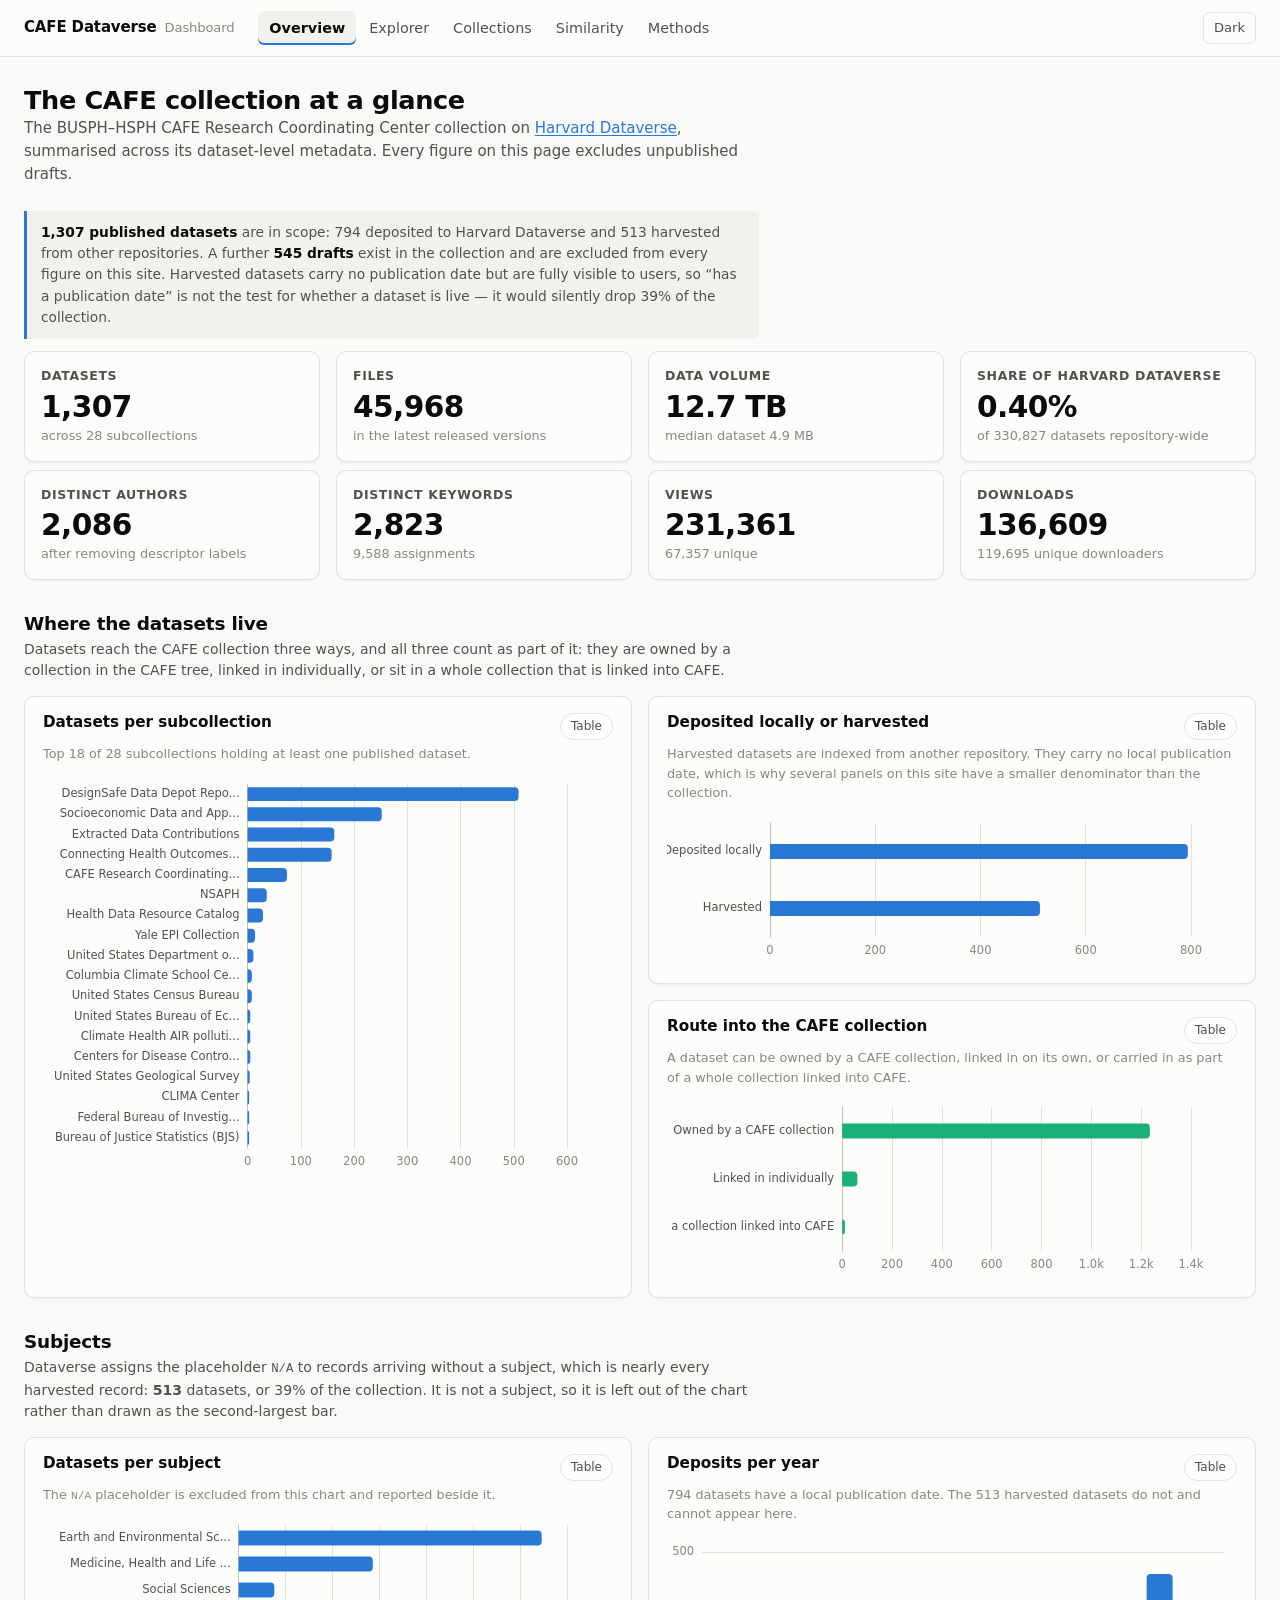
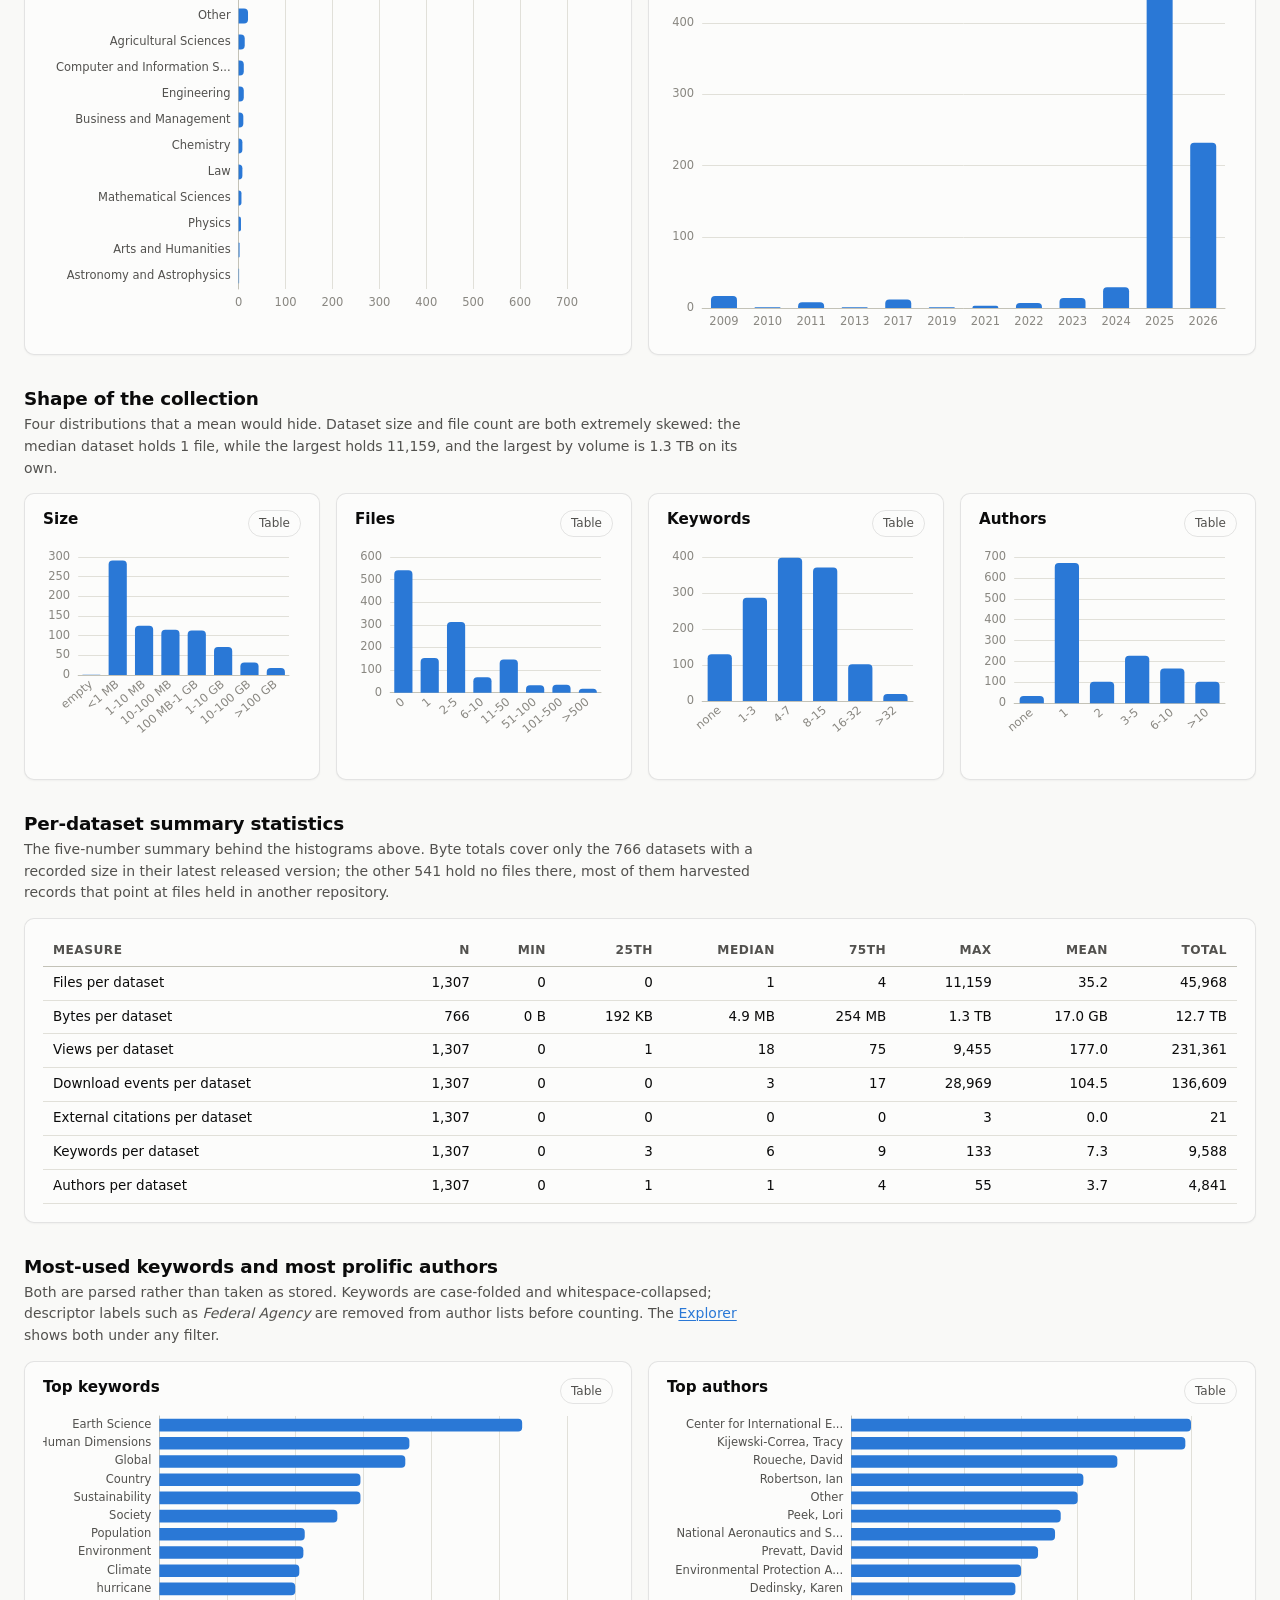
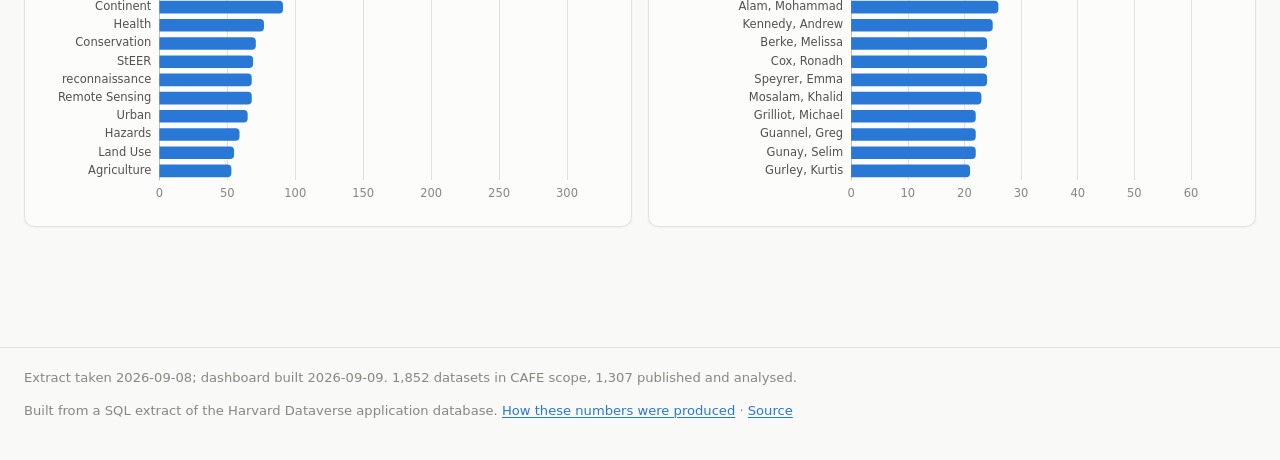
<file: dashboard-site/public/index.html>
<!DOCTYPE html>
<html lang="en">
<head>
<meta charset="utf-8">
<meta name="viewport" content="width=device-width, initial-scale=1">
<title>CAFE Dataverse Dashboard</title>
<meta name="description" content="Interactive summary of the CAFE Research Coordinating Center collection on Harvard Dataverse.">
<link rel="stylesheet" href="assets/css/dashboard.css">
<link rel="icon" href="data:image/svg+xml,&lt;svg xmlns=%22http://www.w3.org/2000/svg%22 viewBox=%220 0 32 32%22&gt;&lt;text y=%2226%22 font-size=%2228%22&gt;&#127758;&lt;/text&gt;&lt;/svg&gt;">
</head>
<body>

<header class="masthead">
  <div class="masthead-inner">
    <a class="brand" href="index.html">CAFE Dataverse <span>Dashboard</span></a>
    <nav class="nav" aria-label="Sections">
      <a href="index.html">Overview</a>
      <a href="explorer.html">Explorer</a>
      <a href="collections.html">Collections</a>
      <a href="similarity.html">Similarity</a>
      <a href="methods.html">Methods</a>
    </nav>
    <button type="button" class="theme-toggle" data-theme-toggle>Dark</button>
  </div>
</header>

<main id="main">
  <div class="page-head">
    <h1>The CAFE collection at a glance</h1>
    <p>
      The BUSPH&ndash;HSPH CAFE Research Coordinating Center collection on
      <a href="https://dataverse.harvard.edu/dataverse.xhtml?alias=CAFE" rel="noopener" target="_blank">Harvard Dataverse</a>,
      summarised across its dataset-level metadata. Every figure on this page excludes
      unpublished drafts.
    </p>
  </div>

  <div id="scope-callout"></div>

  <div class="grid cols-4" id="tiles" style="margin-bottom:8px"></div>
  <div class="grid cols-4" id="tiles-2"></div>

  <section class="section">
    <h2>Where the datasets live</h2>
    <p class="section-note">
      Datasets reach the CAFE collection three ways, and all three count as part of it:
      they are owned by a collection in the CAFE tree, linked in individually, or sit in
      a whole collection that is linked into CAFE.
    </p>
    <div class="grid cols-2">
      <div class="card">
        <header><h3>Datasets per subcollection</h3><div class="chart-actions"></div></header>
        <p class="card-note">Top 18 of <span id="subcollection-count">&mdash;</span> subcollections holding at least one published dataset.</p>
        <div class="chart tall" id="chart-subcollections"></div>
      </div>
      <div class="grid" style="align-content:start">
        <div class="card">
          <header><h3>Deposited locally or harvested</h3><div class="chart-actions"></div></header>
          <p class="card-note">
            Harvested datasets are indexed from another repository. They carry no local
            publication date, which is why several panels on this site have a smaller
            denominator than the collection.
          </p>
          <div class="chart" id="chart-origin" style="min-height:150px"></div>
        </div>
        <div class="card">
          <header><h3>Route into the CAFE collection</h3><div class="chart-actions"></div></header>
          <p class="card-note">
            A dataset can be owned by a CAFE collection, linked in on its own, or carried
            in as part of a whole collection linked into CAFE.
          </p>
          <div class="chart" id="chart-membership" style="min-height:180px"></div>
        </div>
      </div>
    </div>
  </section>

  <section class="section">
    <h2>Subjects</h2>
    <p class="section-note" id="subject-note"></p>
    <div class="grid cols-2">
      <div class="card">
        <header><h3>Datasets per subject</h3><div class="chart-actions"></div></header>
        <p class="card-note">The <code>N/A</code> placeholder is excluded from this chart and reported beside it.</p>
        <div class="chart tall" id="chart-subjects"></div>
      </div>
      <div class="card">
        <header><h3>Deposits per year</h3><div class="chart-actions"></div></header>
        <p class="card-note" id="year-note"></p>
        <div class="chart tall" id="chart-years"></div>
      </div>
    </div>
  </section>

  <section class="section">
    <h2>Shape of the collection</h2>
    <p class="section-note" id="shape-note"></p>
    <div class="grid cols-4">
      <div class="card">
        <header><h3>Size</h3><div class="chart-actions"></div></header>
        <div class="chart" id="chart-hist-size"></div>
      </div>
      <div class="card">
        <header><h3>Files</h3><div class="chart-actions"></div></header>
        <div class="chart" id="chart-hist-files"></div>
      </div>
      <div class="card">
        <header><h3>Keywords</h3><div class="chart-actions"></div></header>
        <div class="chart" id="chart-hist-keywords"></div>
      </div>
      <div class="card">
        <header><h3>Authors</h3><div class="chart-actions"></div></header>
        <div class="chart" id="chart-hist-authors"></div>
      </div>
    </div>
  </section>

  <section class="section">
    <h2>Per-dataset summary statistics</h2>
    <p class="section-note" id="numeric-note"></p>
    <div class="card">
      <div class="table-wrap" id="numeric-table"></div>
    </div>
  </section>

  <section class="section">
    <h2>Most-used keywords and most prolific authors</h2>
    <p class="section-note">
      Both are parsed rather than taken as stored. Keywords are case-folded and
      whitespace-collapsed; descriptor labels such as <em>Federal Agency</em> are removed
      from author lists before counting. The <a href="explorer.html">Explorer</a> shows
      both under any filter.
    </p>
    <div class="grid cols-2">
      <div class="card">
        <header><h3>Top keywords</h3><div class="chart-actions"></div></header>
        <div class="chart tall" id="chart-keywords"></div>
      </div>
      <div class="card">
        <header><h3>Top authors</h3><div class="chart-actions"></div></header>
        <div class="chart tall" id="chart-authors"></div>
      </div>
    </div>
  </section>
</main>

<footer class="sitefoot">
  <div class="sitefoot-inner">
    <p id="footer-provenance">&nbsp;</p>
    <p>
      Built from a SQL extract of the Harvard Dataverse application database.
      <a href="methods.html">How these numbers were produced</a> &middot;
      <a href="https://github.com/climate-cafe/dv-dashboard" rel="noopener" target="_blank">Source</a>
    </p>
  </div>
</footer>

<script src="assets/vendor/echarts.min.js"></script>
<script type="module" src="assets/js/overview.js"></script>
</body>
</html>
</file>
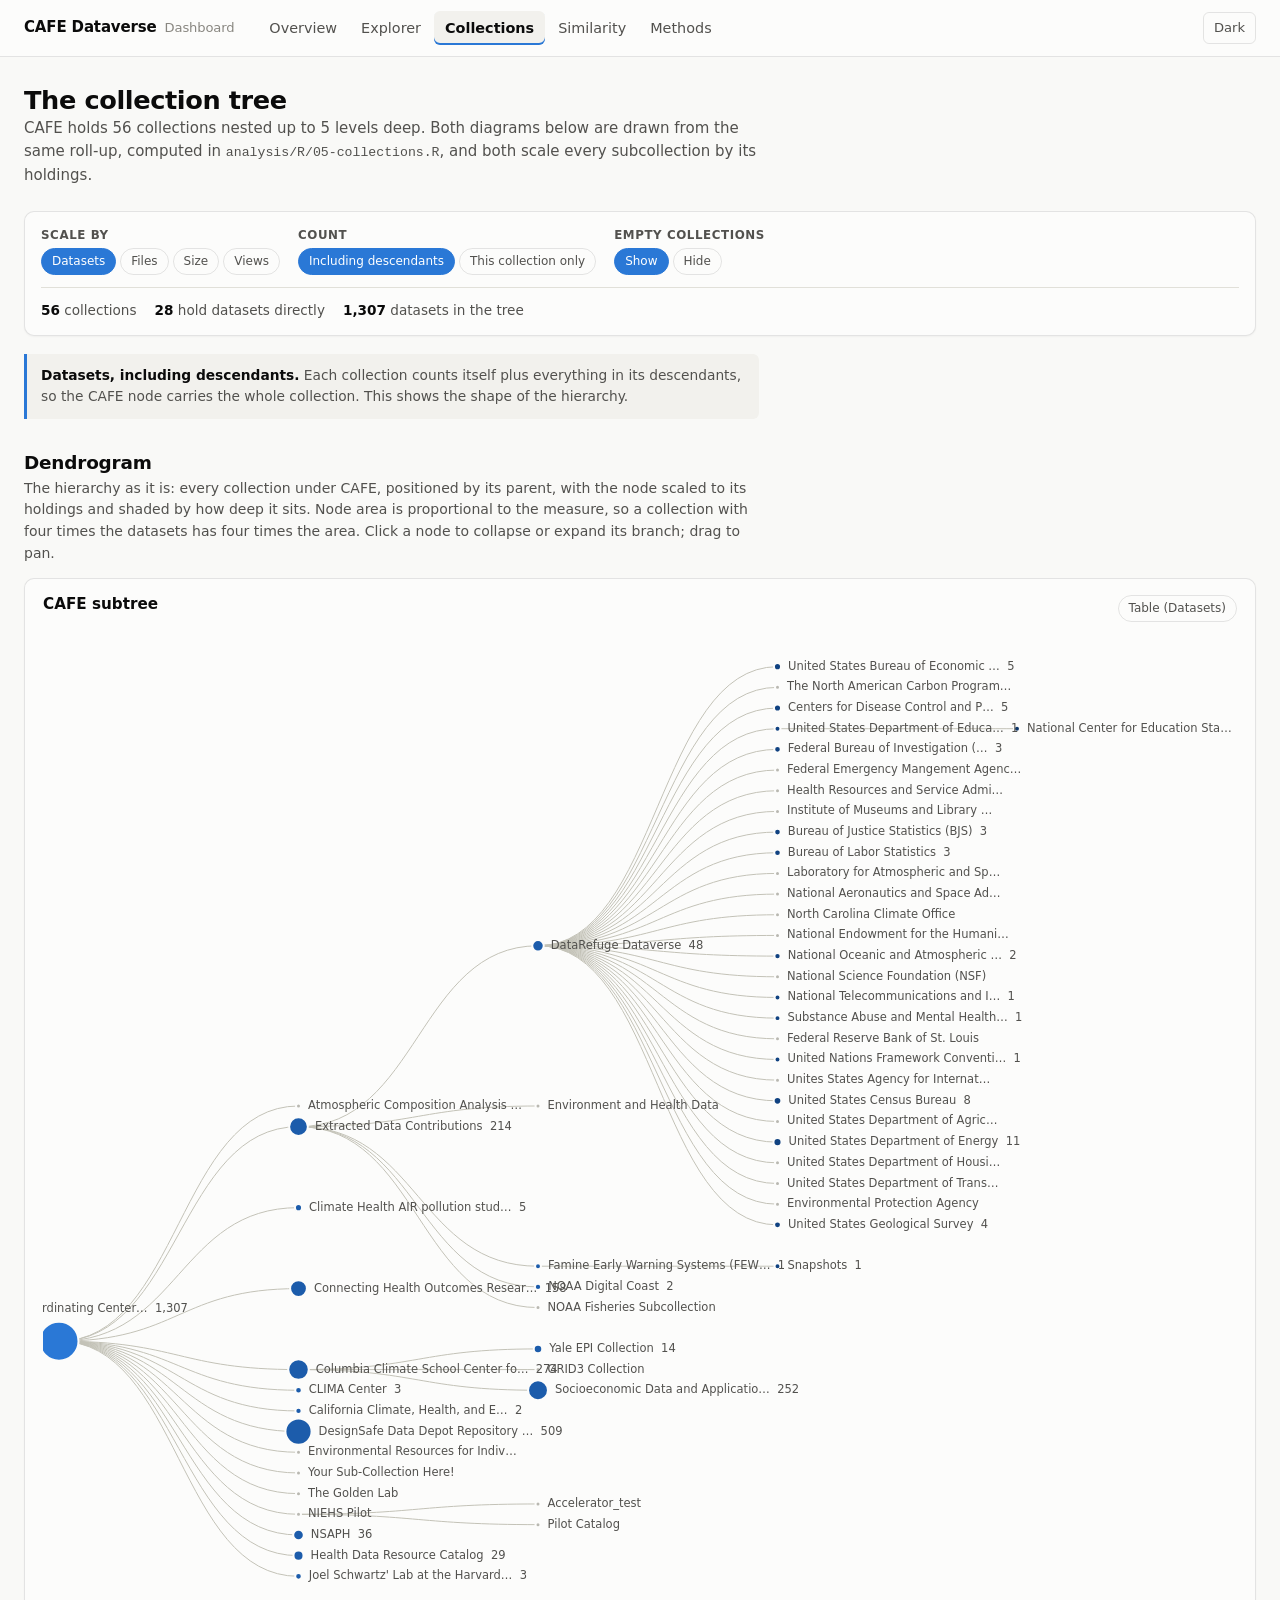
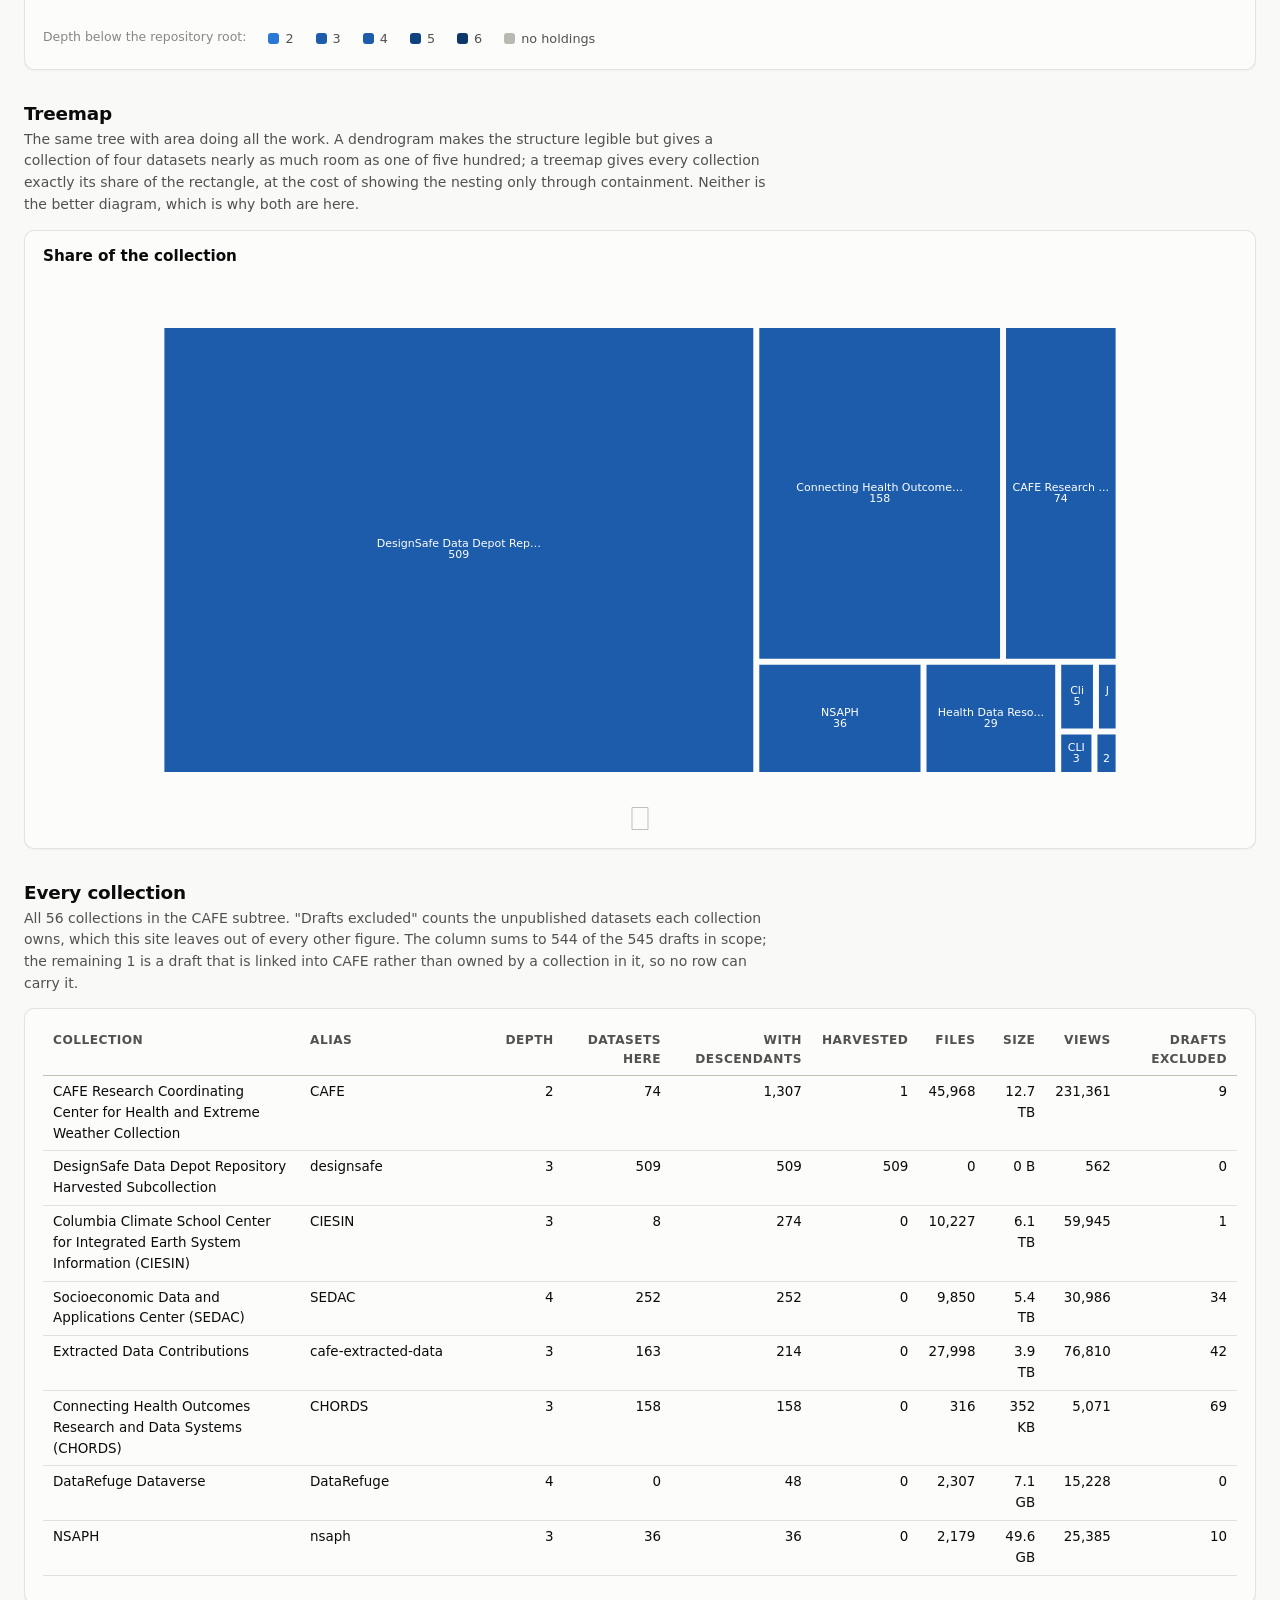
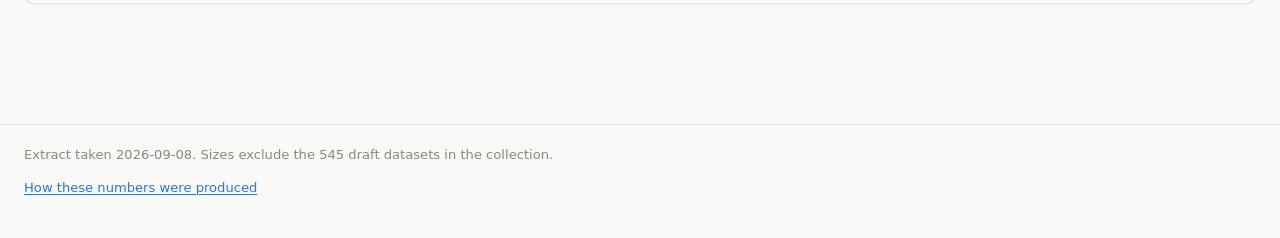
<file: dashboard-site/public/collections.html>
<!DOCTYPE html>
<html lang="en">
<head>
<meta charset="utf-8">
<meta name="viewport" content="width=device-width, initial-scale=1">
<title>Collection tree &middot; CAFE Dataverse Dashboard</title>
<meta name="description" content="The CAFE collection hierarchy, with every subcollection scaled by its holdings.">
<link rel="stylesheet" href="assets/css/dashboard.css">
<link rel="icon" href="data:image/svg+xml,&lt;svg xmlns=%22http://www.w3.org/2000/svg%22 viewBox=%220 0 32 32%22&gt;&lt;text y=%2226%22 font-size=%2228%22&gt;&#127758;&lt;/text&gt;&lt;/svg&gt;">
</head>
<body>

<header class="masthead">
  <div class="masthead-inner">
    <a class="brand" href="index.html">CAFE Dataverse <span>Dashboard</span></a>
    <nav class="nav" aria-label="Sections">
      <a href="index.html">Overview</a>
      <a href="explorer.html">Explorer</a>
      <a href="collections.html">Collections</a>
      <a href="similarity.html">Similarity</a>
      <a href="methods.html">Methods</a>
    </nav>
    <button type="button" class="theme-toggle" data-theme-toggle>Dark</button>
  </div>
</header>

<main id="main">
  <div class="page-head">
    <h1>The collection tree</h1>
    <p>
      CAFE holds <span id="collection-count">&mdash;</span> collections nested up to
      <span id="max-depth">&mdash;</span> levels deep. Both diagrams below are drawn from the
      same roll-up, computed in <code>analysis/R/05-collections.R</code>, and both scale
      every subcollection by its holdings.
    </p>
  </div>

  <form class="filterbar" id="controls" aria-label="Tree options">
    <div class="filter-row">
      <div class="field">
        <label id="measure-label">Scale by</label>
        <div class="toggle-group" role="group" aria-labelledby="measure-label" id="measure-toggles">
          <button type="button" class="chip" data-measure="datasets" aria-pressed="true">Datasets</button>
          <button type="button" class="chip" data-measure="files" aria-pressed="false">Files</button>
          <button type="button" class="chip" data-measure="bytes" aria-pressed="false">Size</button>
          <button type="button" class="chip" data-measure="views" aria-pressed="false">Views</button>
        </div>
      </div>
      <div class="field">
        <label id="basis-label">Count</label>
        <div class="toggle-group" role="group" aria-labelledby="basis-label" id="basis-toggles">
          <button type="button" class="chip" data-basis="cumulative" aria-pressed="true">Including descendants</button>
          <button type="button" class="chip" data-basis="direct" aria-pressed="false">This collection only</button>
        </div>
      </div>
      <div class="field">
        <label id="empty-label">Empty collections</label>
        <div class="toggle-group" role="group" aria-labelledby="empty-label" id="empty-toggles">
          <button type="button" class="chip" data-empty="show" aria-pressed="true">Show</button>
          <button type="button" class="chip" data-empty="hide" aria-pressed="false">Hide</button>
        </div>
      </div>
    </div>
    <div class="filter-summary" id="controls-summary" role="status" aria-live="polite"></div>
  </form>

  <div class="callout" id="basis-note"></div>

  <section class="section">
    <h2>Dendrogram</h2>
    <p class="section-note">
      The hierarchy as it is: every collection under CAFE, positioned by its parent, with
      the node scaled to its holdings and shaded by how deep it sits. Node area is
      proportional to the measure, so a collection with four times the datasets has four
      times the area. Click a node to collapse or expand its branch; drag to pan.
    </p>
    <div class="card">
      <header><h3>CAFE subtree</h3><div class="chart-actions"></div></header>
      <div class="chart xtall" id="chart-tree"></div>
      <div class="legend" id="depth-legend" aria-label="Depth"></div>
    </div>
  </section>

  <section class="section">
    <h2>Treemap</h2>
    <p class="section-note">
      The same tree with area doing all the work. A dendrogram makes the structure legible
      but gives a collection of four datasets nearly as much room as one of five hundred;
      a treemap gives every collection exactly its share of the rectangle, at the cost of
      showing the nesting only through containment. Neither is the better diagram, which
      is why both are here.
    </p>
    <div class="card">
      <header><h3>Share of the collection</h3><div class="chart-actions"></div></header>
      <div class="chart xtall" id="chart-treemap"></div>
    </div>
  </section>

  <section class="section">
    <h2>Every collection</h2>
    <p class="section-note" id="table-note"></p>
    <div class="card">
      <div class="table-wrap" id="collections-table"></div>
    </div>
  </section>
</main>

<footer class="sitefoot">
  <div class="sitefoot-inner">
    <p id="footer-provenance">&nbsp;</p>
    <p><a href="methods.html">How these numbers were produced</a></p>
  </div>
</footer>

<script src="assets/vendor/echarts.min.js"></script>
<script type="module" src="assets/js/collections.js"></script>
</body>
</html>
</file>
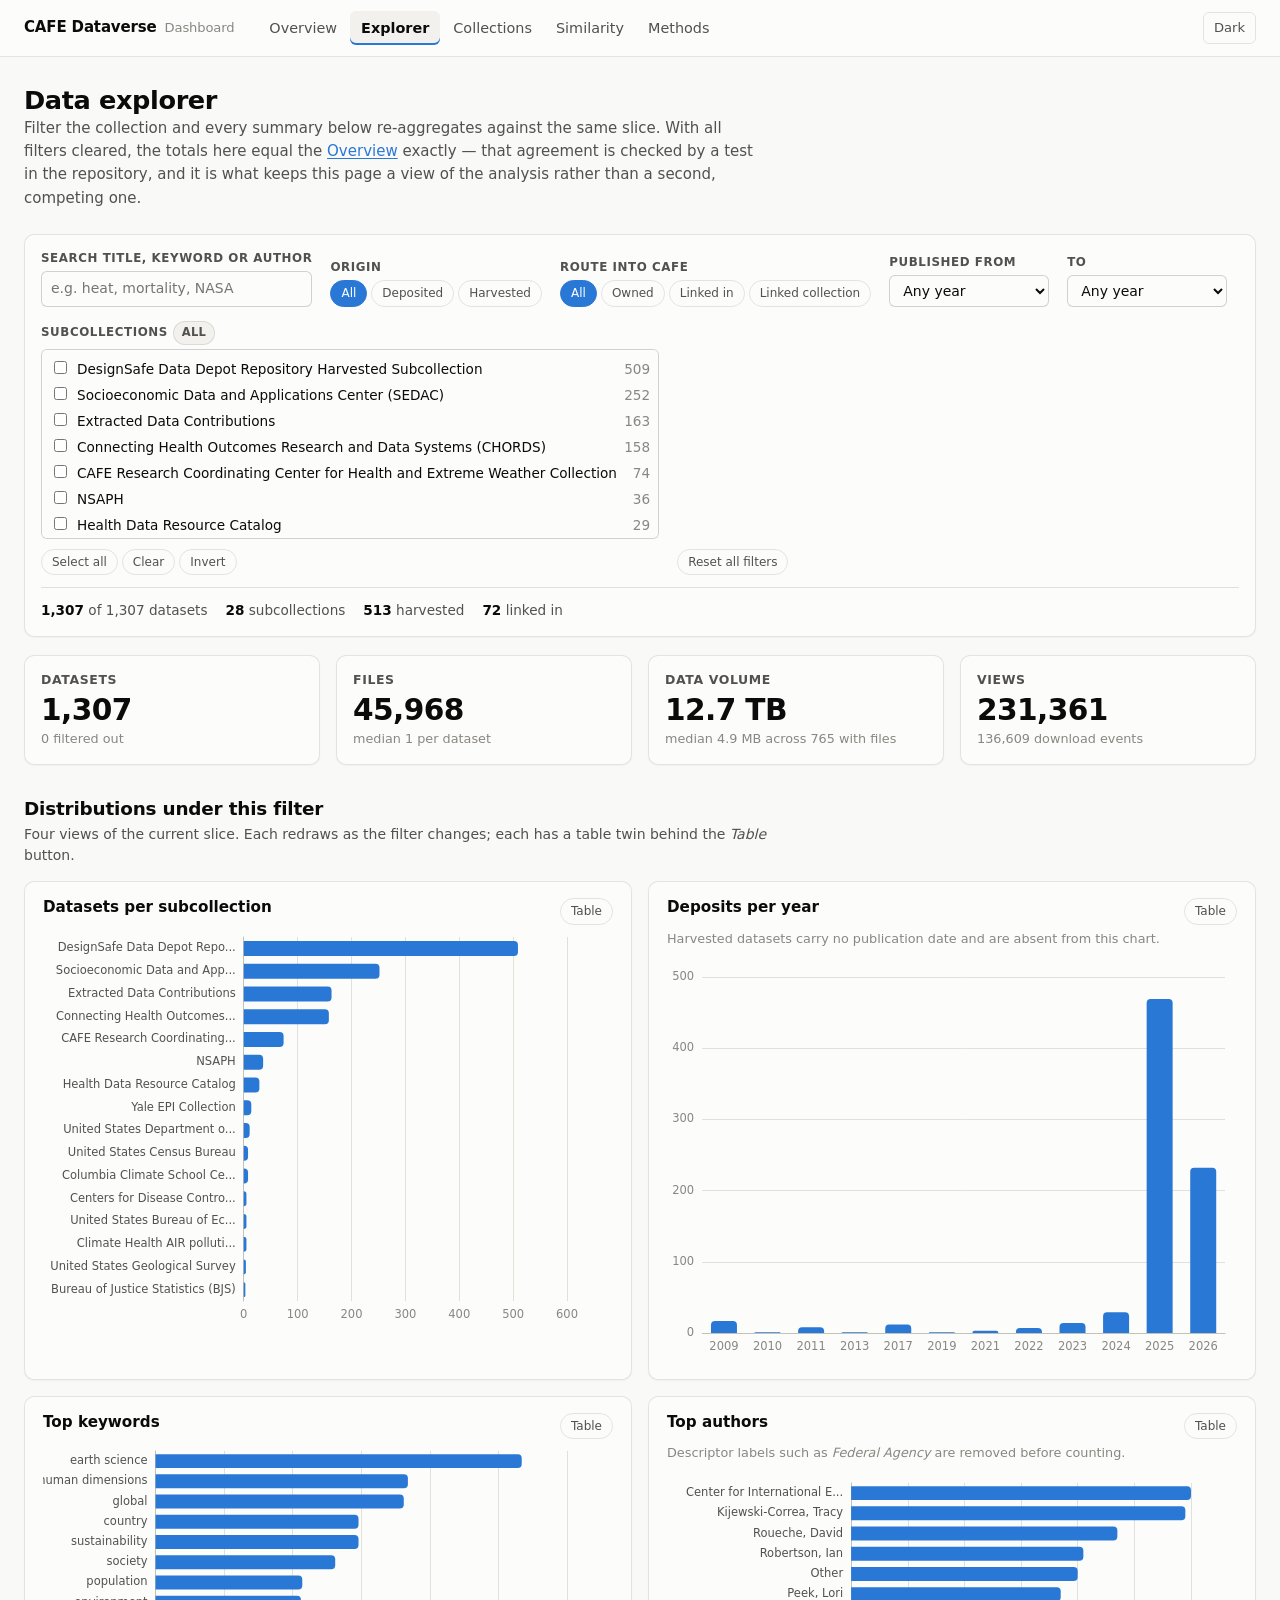
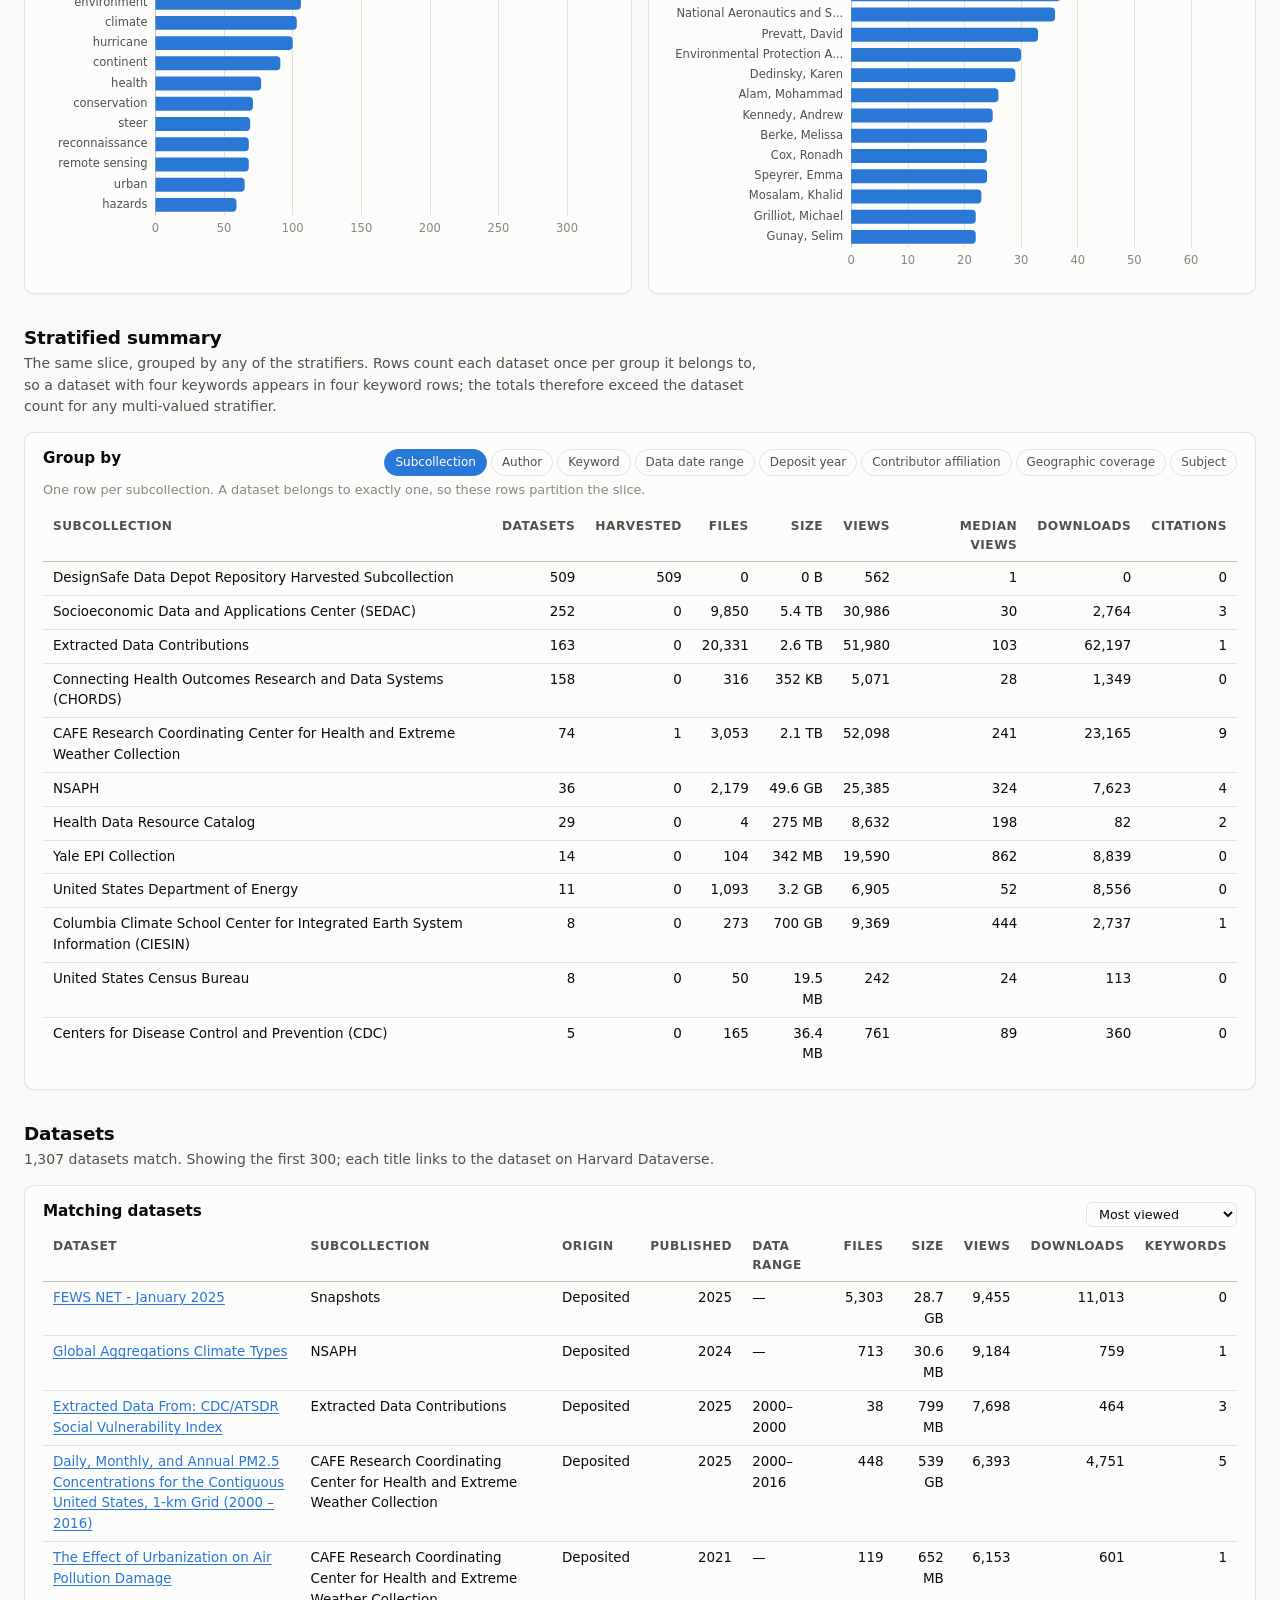
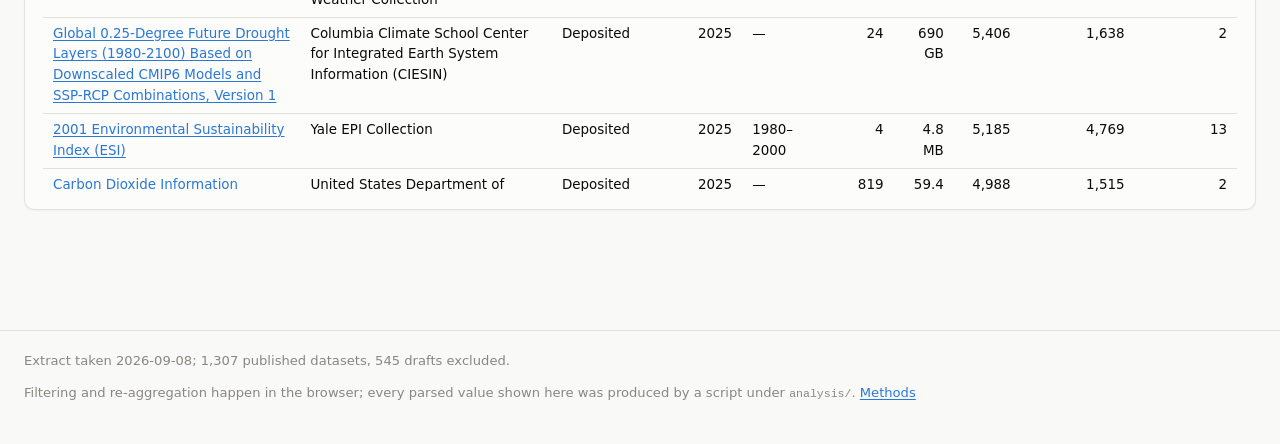
<file: dashboard-site/public/explorer.html>
<!DOCTYPE html>
<html lang="en">
<head>
<meta charset="utf-8">
<meta name="viewport" content="width=device-width, initial-scale=1">
<title>Data explorer &middot; CAFE Dataverse Dashboard</title>
<meta name="description" content="Filter the CAFE collection by subcollection, origin and route, and see every summary update.">
<link rel="stylesheet" href="assets/css/dashboard.css">
<link rel="icon" href="data:image/svg+xml,&lt;svg xmlns=%22http://www.w3.org/2000/svg%22 viewBox=%220 0 32 32%22&gt;&lt;text y=%2226%22 font-size=%2228%22&gt;&#127758;&lt;/text&gt;&lt;/svg&gt;">
</head>
<body>

<header class="masthead">
  <div class="masthead-inner">
    <a class="brand" href="index.html">CAFE Dataverse <span>Dashboard</span></a>
    <nav class="nav" aria-label="Sections">
      <a href="index.html">Overview</a>
      <a href="explorer.html">Explorer</a>
      <a href="collections.html">Collections</a>
      <a href="similarity.html">Similarity</a>
      <a href="methods.html">Methods</a>
    </nav>
    <button type="button" class="theme-toggle" data-theme-toggle>Dark</button>
  </div>
</header>

<main id="main">
  <div class="page-head">
    <h1>Data explorer</h1>
    <p>
      Filter the collection and every summary below re-aggregates against the same
      slice. With all filters cleared, the totals here equal the
      <a href="index.html">Overview</a> exactly &mdash; that agreement is checked by a test
      in the repository, and it is what keeps this page a view of the analysis rather
      than a second, competing one.
    </p>
  </div>

  <!-- One filter row above everything it scopes. -->
  <form class="filterbar" id="filters" aria-label="Filter datasets">
    <div class="filter-row">
      <div class="field">
        <label for="q">Search title, keyword or author</label>
        <input type="search" id="q" name="q" placeholder="e.g. heat, mortality, NASA" autocomplete="off">
      </div>

      <div class="field">
        <label id="origin-label">Origin</label>
        <div class="toggle-group" role="group" aria-labelledby="origin-label" id="origin-toggles">
          <button type="button" class="chip" data-origin="all" aria-pressed="true">All</button>
          <button type="button" class="chip" data-origin="local" aria-pressed="false">Deposited</button>
          <button type="button" class="chip" data-origin="harvested" aria-pressed="false">Harvested</button>
        </div>
      </div>

      <div class="field">
        <label id="route-label">Route into CAFE</label>
        <div class="toggle-group" role="group" aria-labelledby="route-label" id="route-toggles">
          <button type="button" class="chip" data-route="all" aria-pressed="true">All</button>
          <button type="button" class="chip" data-route="owned" aria-pressed="false">Owned</button>
          <button type="button" class="chip" data-route="linked" aria-pressed="false">Linked in</button>
          <button type="button" class="chip" data-route="linked_collection" aria-pressed="false">Linked collection</button>
        </div>
      </div>

      <div class="field">
        <label for="year-min">Published from</label>
        <select id="year-min"><option value="">Any year</option></select>
      </div>
      <div class="field">
        <label for="year-max">to</label>
        <select id="year-max"><option value="">Any year</option></select>
      </div>

      <div class="field">
        <label id="sub-label">Subcollections <span class="pill" id="sub-state">all</span></label>
        <div class="checklist" id="sub-checklist" role="group" aria-labelledby="sub-label"></div>
        <div class="toggle-group" style="margin-top:6px">
          <button type="button" class="chip" id="sub-all">Select all</button>
          <button type="button" class="chip" id="sub-none">Clear</button>
          <button type="button" class="chip" id="sub-invert">Invert</button>
        </div>
      </div>

      <div class="field">
        <label>&nbsp;</label>
        <button type="button" class="chip" id="reset">Reset all filters</button>
      </div>
    </div>

    <div class="filter-summary" id="summary" role="status" aria-live="polite"></div>
  </form>

  <div class="grid cols-4" id="tiles"></div>

  <section class="section">
    <h2>Distributions under this filter</h2>
    <p class="section-note">
      Four views of the current slice. Each redraws as the filter changes; each has a
      table twin behind the <em>Table</em> button.
    </p>
    <div class="grid cols-2">
      <div class="card">
        <header><h3>Datasets per subcollection</h3><div class="chart-actions"></div></header>
        <div class="chart tall" id="chart-sub"></div>
      </div>
      <div class="card">
        <header><h3>Deposits per year</h3><div class="chart-actions"></div></header>
        <p class="card-note">Harvested datasets carry no publication date and are absent from this chart.</p>
        <div class="chart tall" id="chart-year"></div>
      </div>
      <div class="card">
        <header><h3>Top keywords</h3><div class="chart-actions"></div></header>
        <div class="chart tall" id="chart-kw"></div>
      </div>
      <div class="card">
        <header><h3>Top authors</h3><div class="chart-actions"></div></header>
        <p class="card-note">Descriptor labels such as <em>Federal Agency</em> are removed before counting.</p>
        <div class="chart tall" id="chart-auth"></div>
      </div>
    </div>
  </section>

  <section class="section">
    <h2>Stratified summary</h2>
    <p class="section-note">
      The same slice, grouped by any of the stratifiers. Rows count each dataset once per
      group it belongs to, so a dataset with four keywords appears in four keyword rows;
      the totals therefore exceed the dataset count for any multi-valued stratifier.
    </p>
    <div class="card">
      <header>
        <h3>Group by</h3>
        <div class="chart-actions">
          <div class="toggle-group" id="strat-toggles" role="group" aria-label="Stratify by"></div>
        </div>
      </header>
      <p class="card-note" id="strat-note"></p>
      <div class="table-wrap" id="strat-table"></div>
    </div>
  </section>

  <section class="section">
    <h2>Datasets</h2>
    <p class="section-note" id="table-note"></p>
    <div class="card">
      <header>
        <h3>Matching datasets</h3>
        <div class="chart-actions">
          <label class="sr-only" for="sort">Sort by</label>
          <select id="sort" style="font:inherit;font-size:0.8rem;padding:3px 8px;border-radius:6px;border:1px solid var(--border);background:var(--surface);color:var(--text-primary)">
            <option value="views">Most viewed</option>
            <option value="downloads">Most downloaded</option>
            <option value="bytes">Largest</option>
            <option value="files">Most files</option>
            <option value="year">Newest</option>
            <option value="title">Title A&ndash;Z</option>
          </select>
        </div>
      </header>
      <div class="table-wrap" id="dataset-table"></div>
    </div>
  </section>
</main>

<footer class="sitefoot">
  <div class="sitefoot-inner">
    <p id="footer-provenance">&nbsp;</p>
    <p>
      Filtering and re-aggregation happen in the browser; every parsed value shown here
      was produced by a script under <code>analysis/</code>.
      <a href="methods.html">Methods</a>
    </p>
  </div>
</footer>

<script src="assets/vendor/echarts.min.js"></script>
<script type="module" src="assets/js/explorer.js"></script>
</body>
</html>
</file>
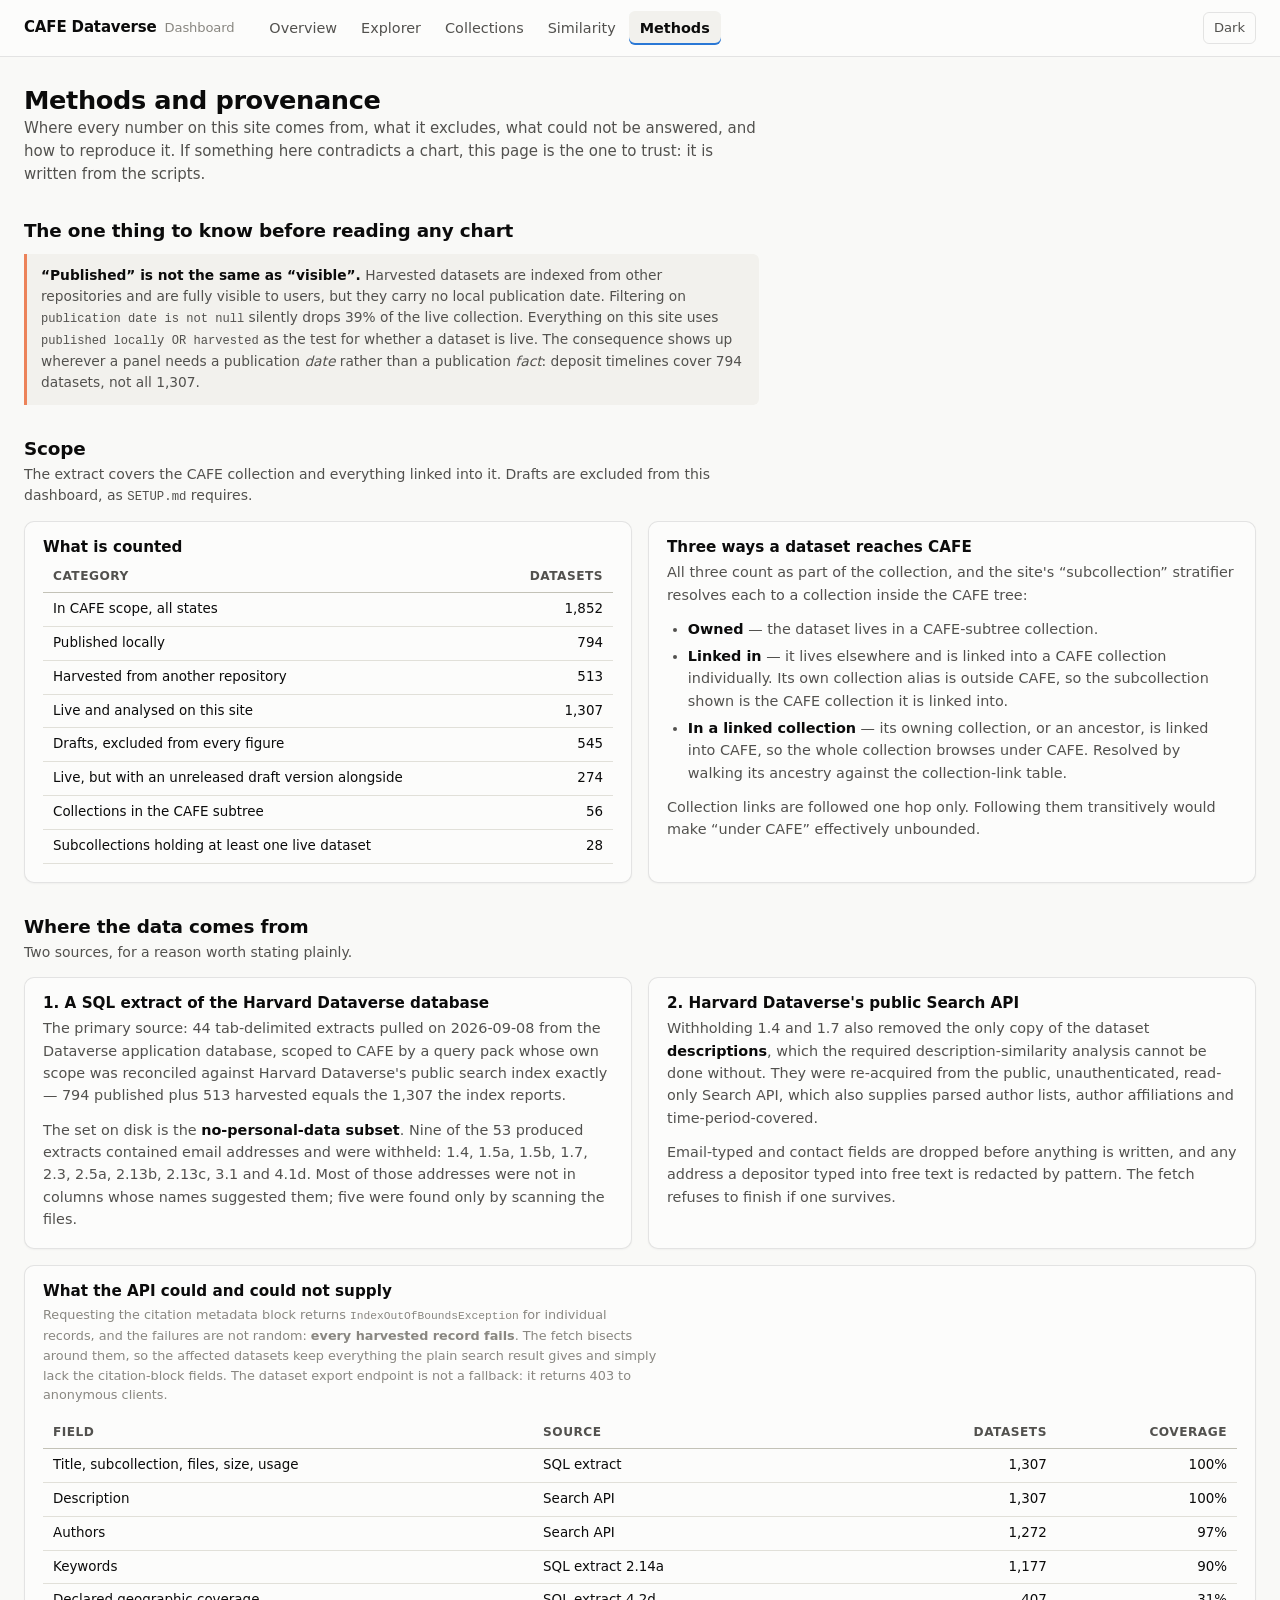
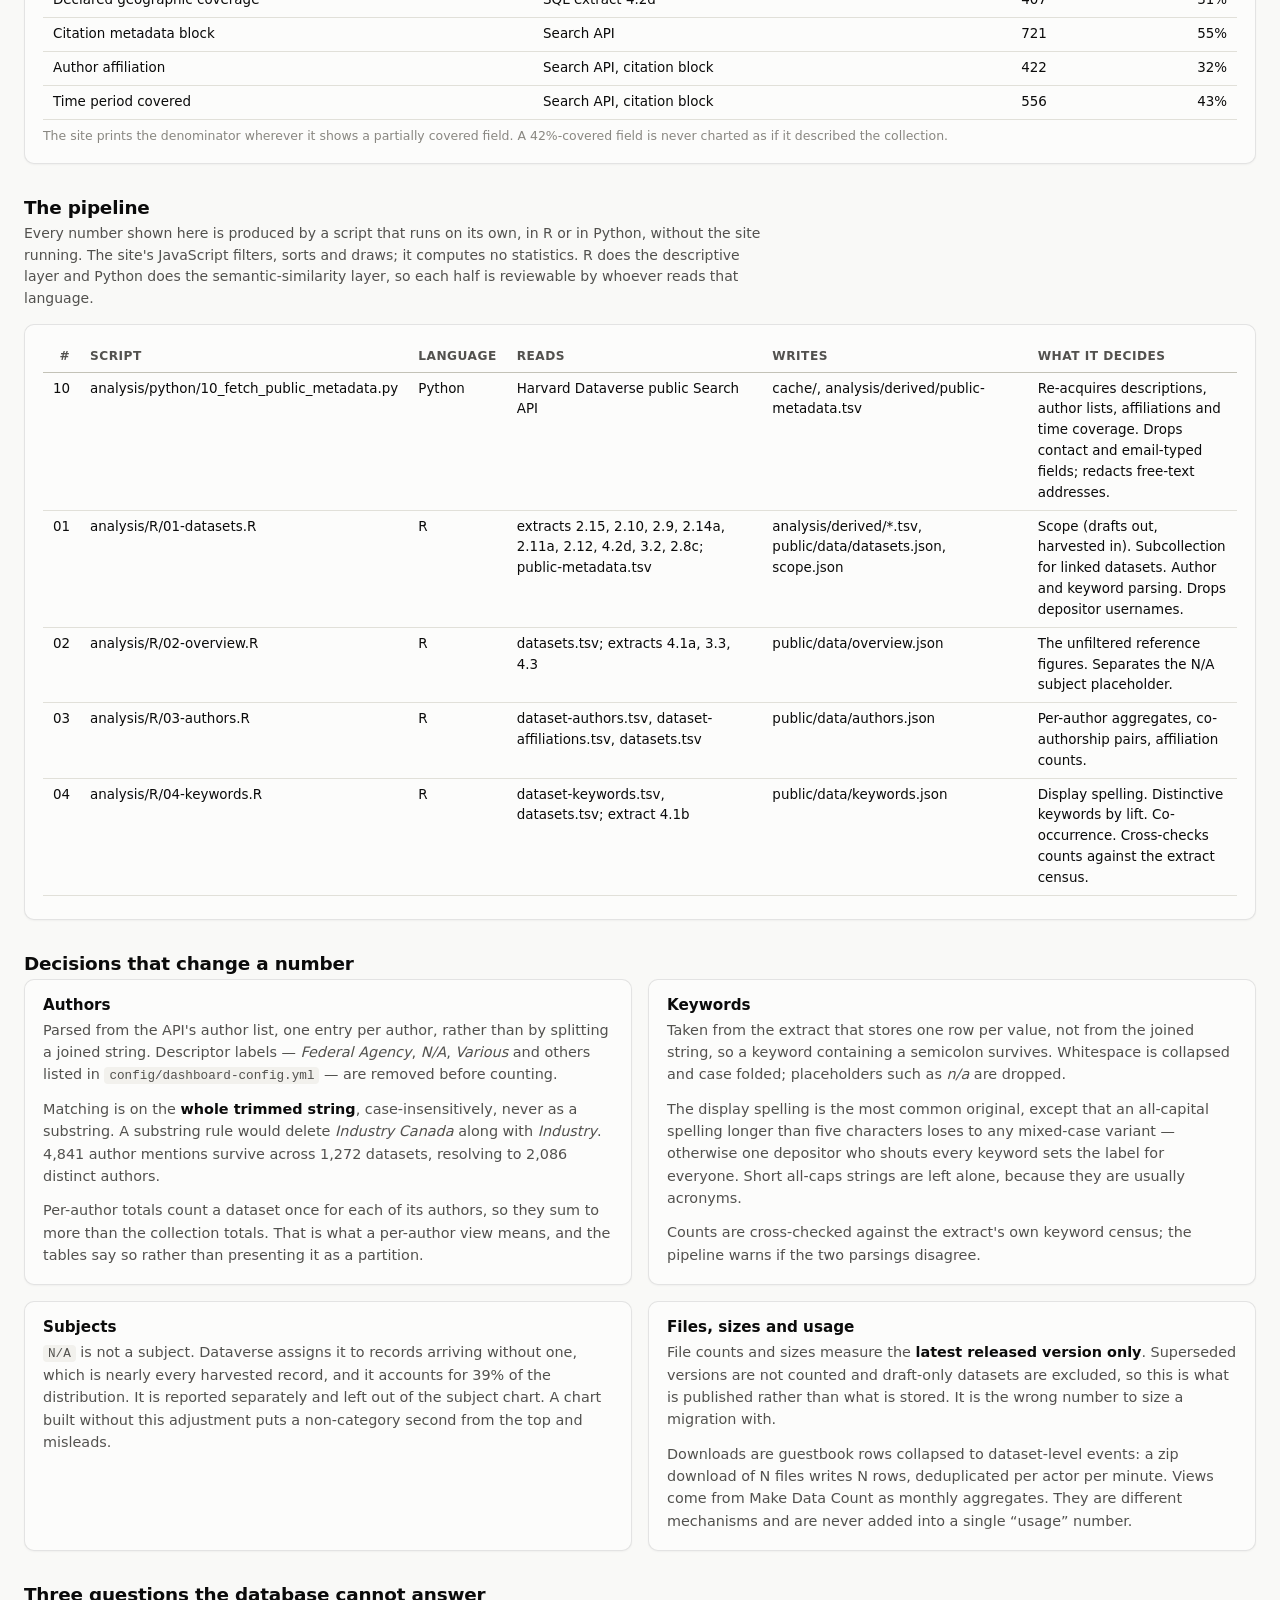
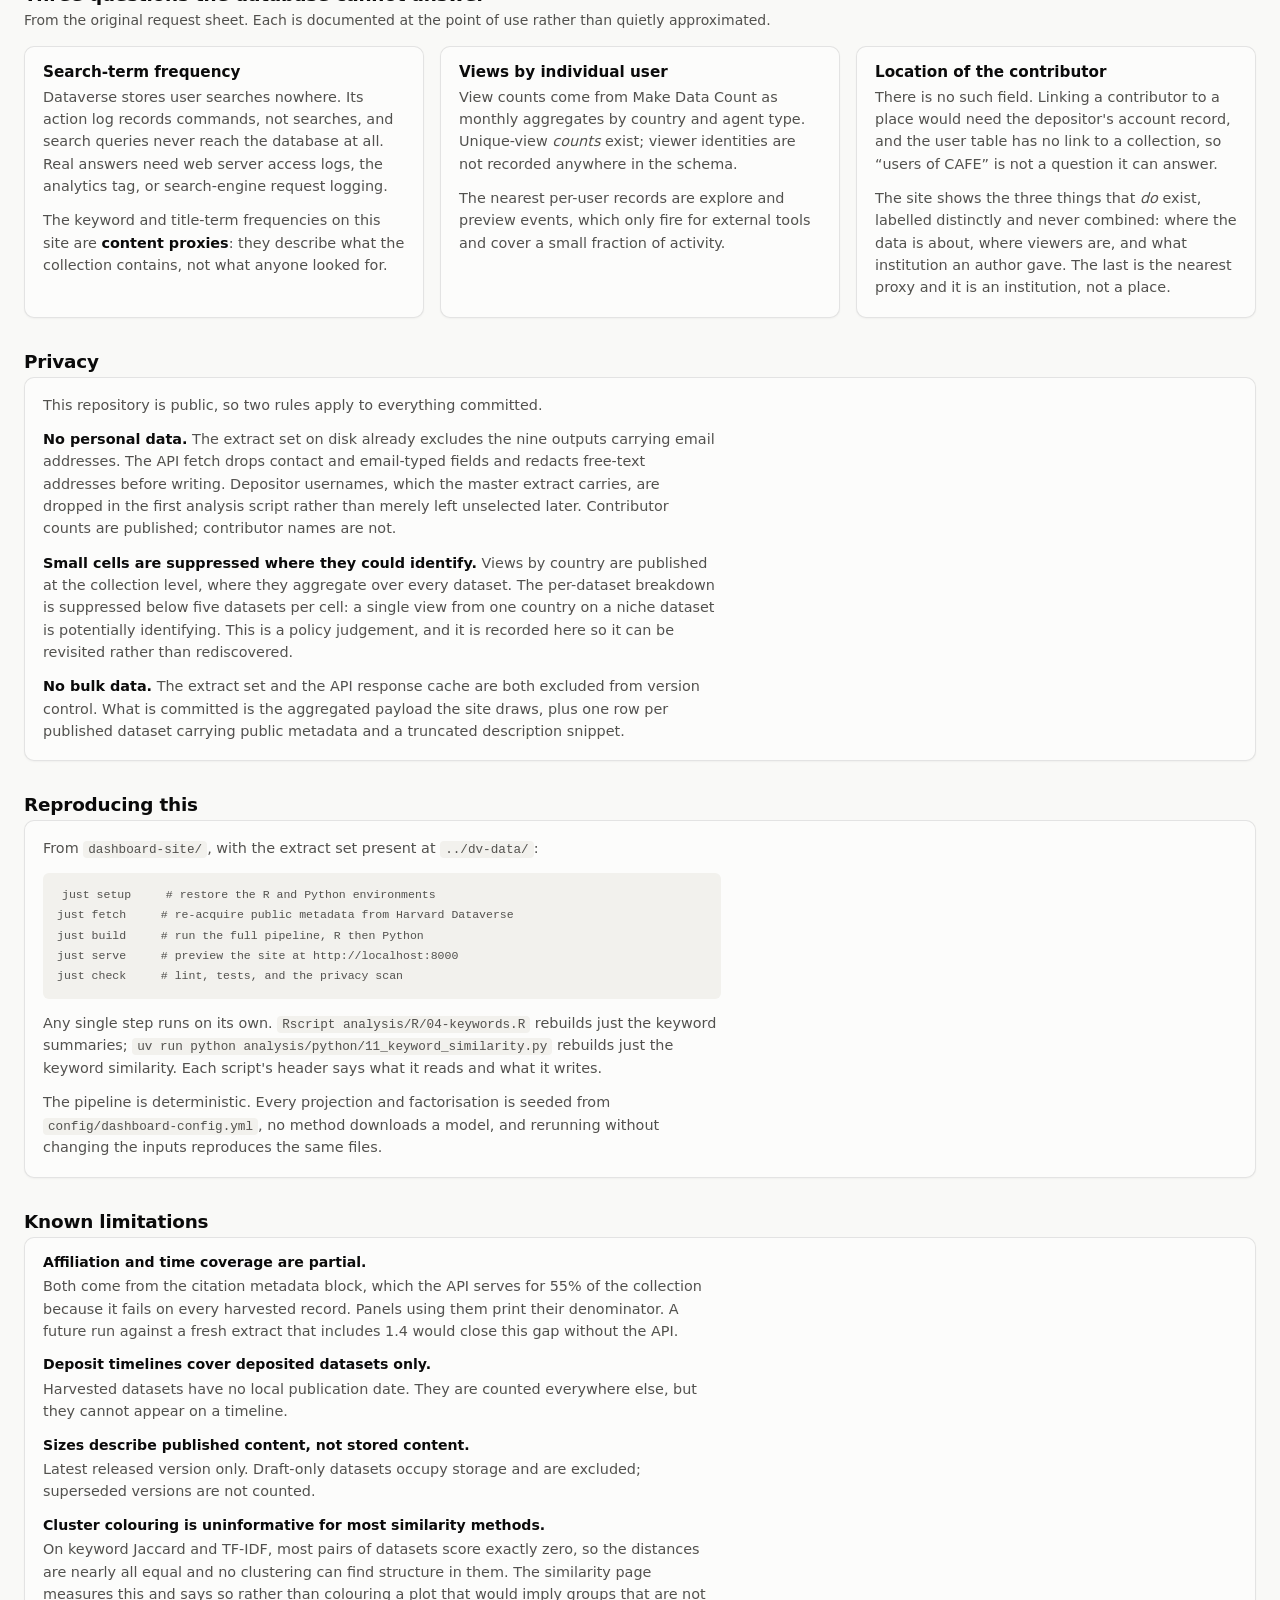
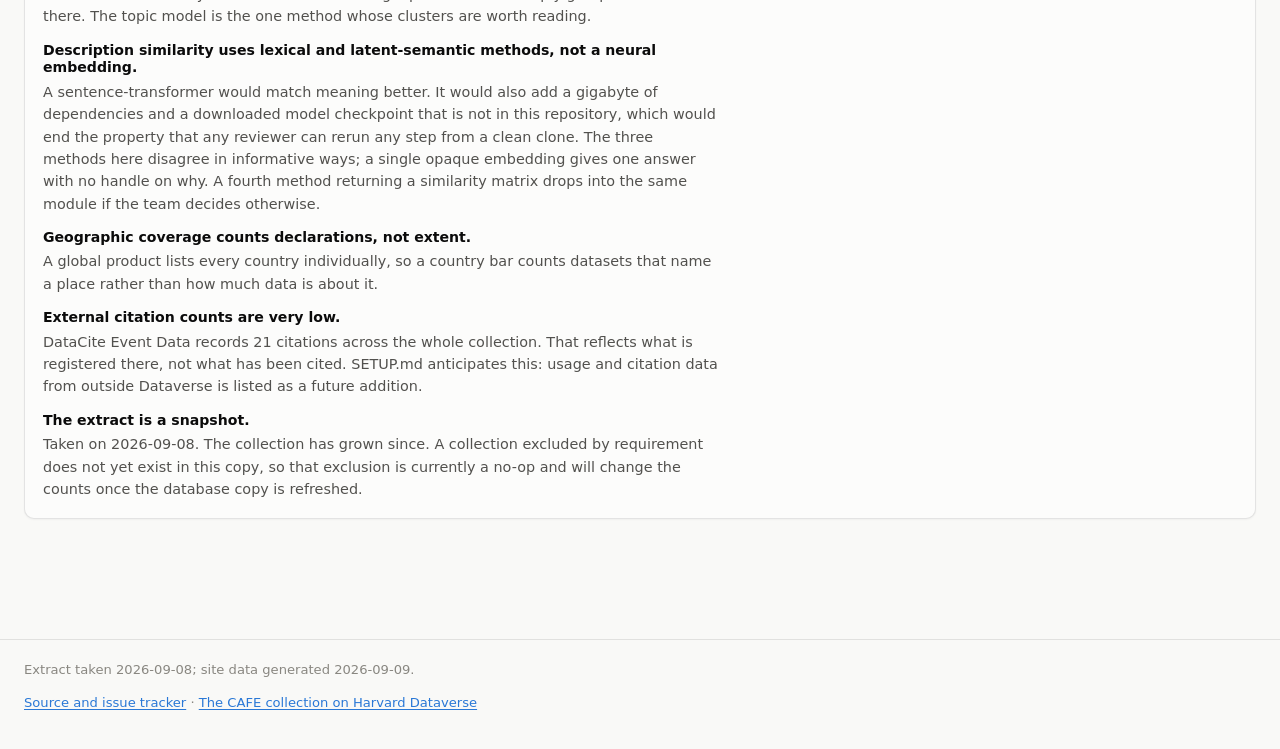
<file: dashboard-site/public/methods.html>
<!DOCTYPE html>
<html lang="en">
<head>
<meta charset="utf-8">
<meta name="viewport" content="width=device-width, initial-scale=1">
<title>Methods &middot; CAFE Dataverse Dashboard</title>
<meta name="description" content="Where the numbers come from, what they exclude, and how to reproduce them.">
<link rel="stylesheet" href="assets/css/dashboard.css">
<link rel="icon" href="data:image/svg+xml,&lt;svg xmlns=%22http://www.w3.org/2000/svg%22 viewBox=%220 0 32 32%22&gt;&lt;text y=%2226%22 font-size=%2228%22&gt;&#127758;&lt;/text&gt;&lt;/svg&gt;">
</head>
<body>

<header class="masthead">
  <div class="masthead-inner">
    <a class="brand" href="index.html">CAFE Dataverse <span>Dashboard</span></a>
    <nav class="nav" aria-label="Sections">
      <a href="index.html">Overview</a>
      <a href="explorer.html">Explorer</a>
      <a href="collections.html">Collections</a>
      <a href="similarity.html">Similarity</a>
      <a href="methods.html">Methods</a>
    </nav>
    <button type="button" class="theme-toggle" data-theme-toggle>Dark</button>
  </div>
</header>

<main id="main">
  <div class="page-head">
    <h1>Methods and provenance</h1>
    <p>
      Where every number on this site comes from, what it excludes, what could not be
      answered, and how to reproduce it. If something here contradicts a chart, this page
      is the one to trust: it is written from the scripts.
    </p>
  </div>

  <section class="section">
    <h2>The one thing to know before reading any chart</h2>
    <div class="callout caution">
      <strong>&ldquo;Published&rdquo; is not the same as &ldquo;visible&rdquo;.</strong>
      Harvested datasets are indexed from other repositories and are fully visible to
      users, but they carry no local publication date. Filtering on
      <code>publication date is not null</code> silently drops
      <span id="harvested-share">39%</span> of the live collection. Everything on this site
      uses <code>published locally OR harvested</code> as the test for whether a dataset is
      live. The consequence shows up wherever a panel needs a publication
      <em>date</em> rather than a publication <em>fact</em>: deposit timelines cover
      <span id="dated-count">794</span> datasets, not all <span id="live-count">1,307</span>.
    </div>
  </section>

  <section class="section">
    <h2>Scope</h2>
    <p class="section-note">
      The extract covers the CAFE collection and everything linked into it. Drafts are
      excluded from this dashboard, as <code>SETUP.md</code> requires.
    </p>
    <div class="grid cols-2">
      <div class="card">
        <header><h3>What is counted</h3></header>
        <div class="table-wrap" id="scope-table"></div>
      </div>
      <div class="card">
        <header><h3>Three ways a dataset reaches CAFE</h3></header>
        <div class="prose">
          <p>All three count as part of the collection, and the site's
          &ldquo;subcollection&rdquo; stratifier resolves each to a collection inside the
          CAFE tree:</p>
          <ul>
            <li><strong>Owned</strong> &mdash; the dataset lives in a CAFE-subtree collection.</li>
            <li><strong>Linked in</strong> &mdash; it lives elsewhere and is linked into a
              CAFE collection individually. Its own collection alias is outside CAFE, so
              the subcollection shown is the CAFE collection it is linked into.</li>
            <li><strong>In a linked collection</strong> &mdash; its owning collection, or an
              ancestor, is linked into CAFE, so the whole collection browses under CAFE.
              Resolved by walking its ancestry against the collection-link table.</li>
          </ul>
          <p>Collection links are followed one hop only. Following them transitively would
          make &ldquo;under CAFE&rdquo; effectively unbounded.</p>
        </div>
      </div>
    </div>
  </section>

  <section class="section">
    <h2>Where the data comes from</h2>
    <p class="section-note">
      Two sources, for a reason worth stating plainly.
    </p>
    <div class="grid cols-2">
      <div class="card">
        <header><h3>1. A SQL extract of the Harvard Dataverse database</h3></header>
        <div class="prose">
          <p>
            The primary source: 44 tab-delimited extracts pulled on
            <span id="extract-date">2026-09-08</span> from the Dataverse application
            database, scoped to CAFE by a query pack whose own scope was reconciled
            against Harvard Dataverse's public search index exactly &mdash; 794 published
            plus 513 harvested equals the 1,307 the index reports.
          </p>
          <p>
            The set on disk is the <strong>no-personal-data subset</strong>. Nine of the 53
            produced extracts contained email addresses and were withheld: 1.4, 1.5a, 1.5b,
            1.7, 2.3, 2.5a, 2.13b, 2.13c, 3.1 and 4.1d. Most of those addresses were not in
            columns whose names suggested them; five were found only by scanning the files.
          </p>
        </div>
      </div>
      <div class="card">
        <header><h3>2. Harvard Dataverse's public Search API</h3></header>
        <div class="prose">
          <p>
            Withholding 1.4 and 1.7 also removed the only copy of the dataset
            <strong>descriptions</strong>, which the required description-similarity
            analysis cannot be done without. They were re-acquired from the public,
            unauthenticated, read-only Search API, which also supplies parsed author lists,
            author affiliations and time-period-covered.
          </p>
          <p>
            Email-typed and contact fields are dropped before anything is written, and any
            address a depositor typed into free text is redacted by pattern. The fetch
            refuses to finish if one survives.
          </p>
        </div>
      </div>
    </div>

    <div class="card" style="margin-top:16px">
      <header><h3>What the API could and could not supply</h3></header>
      <p class="card-note">
        Requesting the citation metadata block returns <code>IndexOutOfBoundsException</code>
        for individual records, and the failures are not random: <strong>every harvested
        record fails</strong>. The fetch bisects around them, so the affected datasets keep
        everything the plain search result gives and simply lack the citation-block fields.
        The dataset export endpoint is not a fallback: it returns 403 to anonymous clients.
      </p>
      <div class="table-wrap" id="coverage-table"></div>
      <p class="coverage-note">
        The site prints the denominator wherever it shows a partially covered field. A
        42%-covered field is never charted as if it described the collection.
      </p>
    </div>
  </section>

  <section class="section">
    <h2>The pipeline</h2>
    <p class="section-note">
      Every number shown here is produced by a script that runs on its own, in R or in
      Python, without the site running. The site's JavaScript filters, sorts and draws; it
      computes no statistics. R does the descriptive layer and Python does the
      semantic-similarity layer, so each half is reviewable by whoever reads that language.
    </p>
    <div class="card">
      <div class="table-wrap" id="pipeline-table"></div>
    </div>
  </section>

  <section class="section">
    <h2>Decisions that change a number</h2>
    <div class="grid cols-2">
      <div class="card">
        <header><h3>Authors</h3></header>
        <div class="prose">
          <p>
            Parsed from the API's author list, one entry per author, rather than by
            splitting a joined string. Descriptor labels &mdash; <em>Federal Agency</em>,
            <em>N/A</em>, <em>Various</em> and others listed in
            <code>config/dashboard-config.yml</code> &mdash; are removed before counting.
          </p>
          <p>
            Matching is on the <strong>whole trimmed string</strong>, case-insensitively,
            never as a substring. A substring rule would delete <em>Industry Canada</em>
            along with <em>Industry</em>. <span id="dropped-labels"></span>
          </p>
          <p>
            Per-author totals count a dataset once for each of its authors, so they sum to
            more than the collection totals. That is what a per-author view means, and the
            tables say so rather than presenting it as a partition.
          </p>
        </div>
      </div>
      <div class="card">
        <header><h3>Keywords</h3></header>
        <div class="prose">
          <p>
            Taken from the extract that stores one row per value, not from the joined
            string, so a keyword containing a semicolon survives. Whitespace is collapsed
            and case folded; placeholders such as <em>n/a</em> are dropped.
          </p>
          <p>
            The display spelling is the most common original, except that an all-capital
            spelling longer than five characters loses to any mixed-case variant &mdash;
            otherwise one depositor who shouts every keyword sets the label for everyone.
            Short all-caps strings are left alone, because they are usually acronyms.
          </p>
          <p>
            Counts are cross-checked against the extract's own keyword census; the pipeline
            warns if the two parsings disagree.
          </p>
        </div>
      </div>
      <div class="card">
        <header><h3>Subjects</h3></header>
        <div class="prose">
          <p>
            <code>N/A</code> is not a subject. Dataverse assigns it to records arriving
            without one, which is nearly every harvested record, and it accounts for
            <span id="na-share">39%</span> of the distribution. It is reported separately
            and left out of the subject chart. A chart built without this adjustment puts a
            non-category second from the top and misleads.
          </p>
        </div>
      </div>
      <div class="card">
        <header><h3>Files, sizes and usage</h3></header>
        <div class="prose">
          <p>
            File counts and sizes measure the <strong>latest released version only</strong>.
            Superseded versions are not counted and draft-only datasets are excluded, so
            this is what is published rather than what is stored. It is the wrong number to
            size a migration with.
          </p>
          <p>
            Downloads are guestbook rows collapsed to dataset-level events: a zip download
            of N files writes N rows, deduplicated per actor per minute. Views come from
            Make Data Count as monthly aggregates. They are different mechanisms and are
            never added into a single &ldquo;usage&rdquo; number.
          </p>
        </div>
      </div>
    </div>
  </section>

  <section class="section">
    <h2>Three questions the database cannot answer</h2>
    <p class="section-note">
      From the original request sheet. Each is documented at the point of use rather than
      quietly approximated.
    </p>
    <div class="grid cols-3">
      <div class="card">
        <header><h3>Search-term frequency</h3></header>
        <div class="prose">
          <p>
            Dataverse stores user searches nowhere. Its action log records commands, not
            searches, and search queries never reach the database at all. Real answers need
            web server access logs, the analytics tag, or search-engine request logging.
          </p>
          <p>
            The keyword and title-term frequencies on this site are <strong>content
            proxies</strong>: they describe what the collection contains, not what anyone
            looked for.
          </p>
        </div>
      </div>
      <div class="card">
        <header><h3>Views by individual user</h3></header>
        <div class="prose">
          <p>
            View counts come from Make Data Count as monthly aggregates by country and
            agent type. Unique-view <em>counts</em> exist; viewer identities are not
            recorded anywhere in the schema.
          </p>
          <p>
            The nearest per-user records are explore and preview events, which only fire
            for external tools and cover a small fraction of activity.
          </p>
        </div>
      </div>
      <div class="card">
        <header><h3>Location of the contributor</h3></header>
        <div class="prose">
          <p>
            There is no such field. Linking a contributor to a place would need the
            depositor's account record, and the user table has no link to a collection, so
            &ldquo;users of CAFE&rdquo; is not a question it can answer.
          </p>
          <p>
            The site shows the three things that <em>do</em> exist, labelled distinctly and
            never combined: where the data is about, where viewers are, and what
            institution an author gave. The last is the nearest proxy and it is an
            institution, not a place.
          </p>
        </div>
      </div>
    </div>
  </section>

  <section class="section">
    <h2>Privacy</h2>
    <div class="card">
      <div class="prose">
        <p>
          This repository is public, so two rules apply to everything committed.
        </p>
        <p>
          <strong>No personal data.</strong> The extract set on disk already excludes the
          nine outputs carrying email addresses. The API fetch drops contact and
          email-typed fields and redacts free-text addresses before writing. Depositor
          usernames, which the master extract carries, are dropped in the first analysis
          script rather than merely left unselected later. Contributor counts are
          published; contributor names are not.
        </p>
        <p>
          <strong>Small cells are suppressed where they could identify.</strong> Views by
          country are published at the collection level, where they aggregate over every
          dataset. The per-dataset breakdown is suppressed below five datasets per cell: a
          single view from one country on a niche dataset is potentially identifying. This
          is a policy judgement, and it is recorded here so it can be revisited rather than
          rediscovered.
        </p>
        <p>
          <strong>No bulk data.</strong> The extract set and the API response cache are both
          excluded from version control. What is committed is the aggregated payload the
          site draws, plus one row per published dataset carrying public metadata and a
          truncated description snippet.
        </p>
      </div>
    </div>
  </section>

  <section class="section">
    <h2>Reproducing this</h2>
    <div class="card">
      <div class="prose">
        <p>From <code>dashboard-site/</code>, with the extract set present at
        <code>../dv-data/</code>:</p>
        <pre style="background:var(--surface-sunken);padding:12px 14px;border-radius:6px;overflow-x:auto;font-size:0.82rem"><code>just setup     # restore the R and Python environments
just fetch     # re-acquire public metadata from Harvard Dataverse
just build     # run the full pipeline, R then Python
just serve     # preview the site at http://localhost:8000
just check     # lint, tests, and the privacy scan</code></pre>
        <p>
          Any single step runs on its own. <code>Rscript analysis/R/04-keywords.R</code>
          rebuilds just the keyword summaries;
          <code>uv run python analysis/python/11_keyword_similarity.py</code> rebuilds just
          the keyword similarity. Each script's header says what it reads and what it
          writes.
        </p>
        <p>
          The pipeline is deterministic. Every projection and factorisation is seeded from
          <code>config/dashboard-config.yml</code>, no method downloads a model, and
          rerunning without changing the inputs reproduces the same files.
        </p>
      </div>
    </div>
  </section>

  <section class="section">
    <h2>Known limitations</h2>
    <div class="card">
      <div class="prose" id="limitations"></div>
    </div>
  </section>
</main>

<footer class="sitefoot">
  <div class="sitefoot-inner">
    <p id="footer-provenance">&nbsp;</p>
    <p>
      <a href="https://github.com/climate-cafe/dv-dashboard" rel="noopener" target="_blank">Source and issue tracker</a>
      &middot;
      <a href="https://dataverse.harvard.edu/dataverse.xhtml?alias=CAFE" rel="noopener" target="_blank">The CAFE collection on Harvard Dataverse</a>
    </p>
  </div>
</footer>

<script type="module" src="assets/js/methods.js"></script>
</body>
</html>
</file>
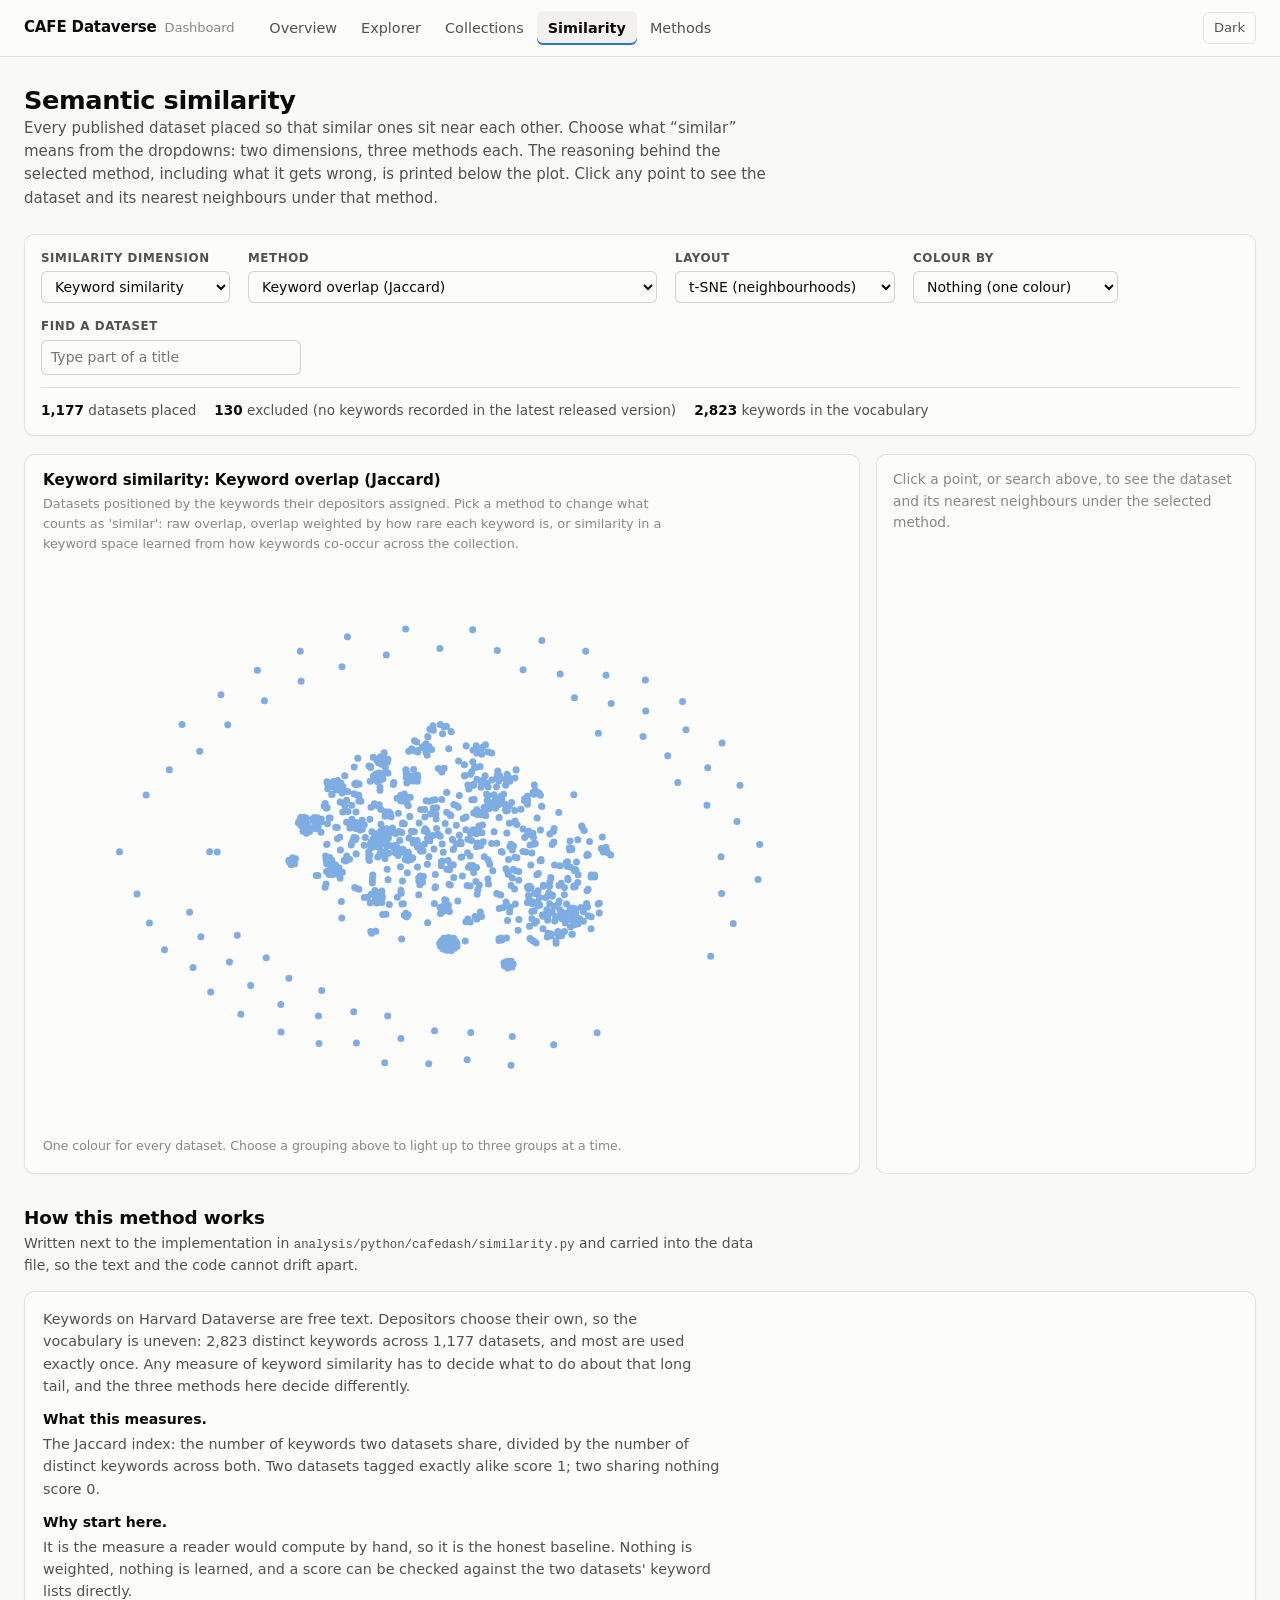
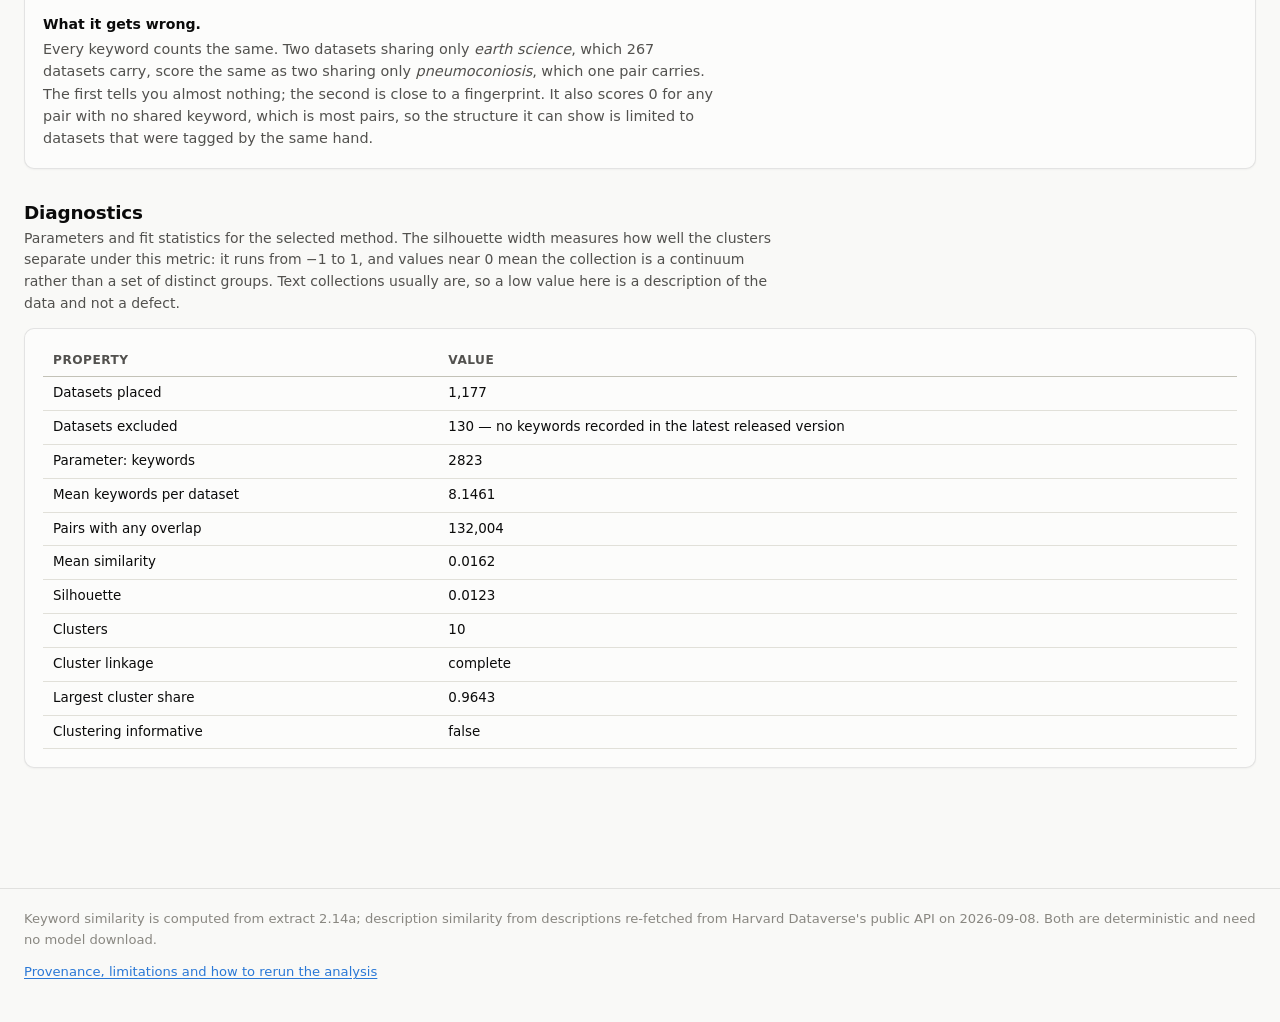
<file: dashboard-site/public/similarity.html>
<!DOCTYPE html>
<html lang="en">
<head>
<meta charset="utf-8">
<meta name="viewport" content="width=device-width, initial-scale=1">
<title>Similarity &middot; CAFE Dataverse Dashboard</title>
<meta name="description" content="Datasets positioned by keyword and description similarity, with the method selectable and documented.">
<link rel="stylesheet" href="assets/css/dashboard.css">
<link rel="icon" href="data:image/svg+xml,&lt;svg xmlns=%22http://www.w3.org/2000/svg%22 viewBox=%220 0 32 32%22&gt;&lt;text y=%2226%22 font-size=%2228%22&gt;&#127758;&lt;/text&gt;&lt;/svg&gt;">
</head>
<body>

<header class="masthead">
  <div class="masthead-inner">
    <a class="brand" href="index.html">CAFE Dataverse <span>Dashboard</span></a>
    <nav class="nav" aria-label="Sections">
      <a href="index.html">Overview</a>
      <a href="explorer.html">Explorer</a>
      <a href="collections.html">Collections</a>
      <a href="similarity.html">Similarity</a>
      <a href="methods.html">Methods</a>
    </nav>
    <button type="button" class="theme-toggle" data-theme-toggle>Dark</button>
  </div>
</header>

<main id="main">
  <div class="page-head">
    <h1>Semantic similarity</h1>
    <p>
      Every published dataset placed so that similar ones sit near each other. Choose what
      &ldquo;similar&rdquo; means from the dropdowns: two dimensions, three methods each.
      The reasoning behind the selected method, including what it gets wrong, is printed
      below the plot. Click any point to see the dataset and its nearest neighbours under
      that method.
    </p>
  </div>

  <form class="filterbar" id="controls" aria-label="Similarity options">
    <div class="filter-row">
      <div class="field">
        <label for="dimension">Similarity dimension</label>
        <select id="dimension">
          <option value="keyword">Keyword similarity</option>
          <option value="description">Description similarity</option>
        </select>
      </div>
      <div class="field">
        <label for="method">Method</label>
        <select id="method"></select>
      </div>
      <div class="field">
        <label for="projection">Layout</label>
        <select id="projection">
          <option value="tsne">t-SNE (neighbourhoods)</option>
          <option value="mds">Classical MDS (distances)</option>
        </select>
      </div>
      <div class="field">
        <label for="colour">Colour by</label>
        <select id="colour">
          <option value="none">Nothing (one colour)</option>
          <option value="cluster">Cluster</option>
          <option value="sub">Subcollection</option>
          <option value="origin">Deposited or harvested</option>
        </select>
      </div>
      <div class="field">
        <label for="find">Find a dataset</label>
        <input type="search" id="find" placeholder="Type part of a title" autocomplete="off" list="title-list">
        <datalist id="title-list"></datalist>
      </div>
    </div>
    <div class="filter-summary" id="controls-summary" role="status" aria-live="polite"></div>
  </form>

  <div class="grid" style="grid-template-columns: minmax(0, 2.2fr) minmax(260px, 1fr); gap:16px">
    <div class="card">
      <header>
        <h3 id="plot-title">Similarity map</h3>
        <div class="chart-actions"></div>
      </header>
      <p class="card-note" id="plot-note"></p>
      <div class="chart xtall" id="chart-scatter"></div>
      <div class="legend" id="scatter-legend"></div>
    </div>

    <div class="detail" id="detail">
      <p class="detail-empty">Click a point, or search above, to see the dataset and its nearest neighbours under the selected method.</p>
    </div>
  </div>

  <section class="section">
    <h2>How this method works</h2>
    <p class="section-note">
      Written next to the implementation in
      <code>analysis/python/cafedash/similarity.py</code> and carried into the data file,
      so the text and the code cannot drift apart.
    </p>
    <div class="card">
      <div class="prose" id="justification"></div>
    </div>
  </section>

  <section class="section" id="terms-section" hidden>
    <h2 id="terms-heading">What the model found</h2>
    <p class="section-note" id="terms-note"></p>
    <div class="card">
      <div class="table-wrap" id="terms-table"></div>
    </div>
  </section>

  <section class="section">
    <h2>Diagnostics</h2>
    <p class="section-note">
      Parameters and fit statistics for the selected method. The silhouette width measures
      how well the clusters separate under this metric: it runs from &minus;1 to 1, and
      values near 0 mean the collection is a continuum rather than a set of distinct
      groups. Text collections usually are, so a low value here is a description of the
      data and not a defect.
    </p>
    <div class="card">
      <div class="table-wrap" id="diagnostics-table"></div>
    </div>
  </section>
</main>

<footer class="sitefoot">
  <div class="sitefoot-inner">
    <p id="footer-provenance">&nbsp;</p>
    <p><a href="methods.html">Provenance, limitations and how to rerun the analysis</a></p>
  </div>
</footer>

<script src="assets/vendor/echarts.min.js"></script>
<script type="module" src="assets/js/similarity.js"></script>
</body>
</html>
</file>
<file: dashboard-site/public/assets/css/dashboard.css>
/* CAFE Dataverse Dashboard -- design tokens, layout and components.
 *
 * Colour is defined once here as roles, never as raw hex in a chart. The
 * categorical slots are a validated palette: the eight-slot order clears the
 * adjacent-pair CVD and normal-vision gates in both light and dark modes, and
 * the first three slots additionally clear the all-pairs gates, which is why
 * the scatter on the similarity page highlights at most three groups at a time
 * and mutes the rest rather than colouring ten clusters at once.
 *
 * Dark values are declared under both an OS-preference scope and a data-theme
 * scope so the toggle wins in both directions.
 */

/* ======================================================================== */
/* Tokens                                                                   */
/* ======================================================================== */
:root {
  color-scheme: light;

  --page:            #f9f9f7;
  --surface:         #fcfcfb;
  --surface-sunken:  #f2f1ed;
  --text-primary:    #0b0b0b;
  --text-secondary:  #52514e;
  --text-muted:      #898781;
  --grid:            #e1e0d9;
  --axis:            #c3c2b7;
  --border:          rgba(11, 11, 11, 0.10);
  --border-strong:   rgba(11, 11, 11, 0.18);

  /* Categorical slots, in validated order. */
  --series-1: #2a78d6;
  --series-2: #eb6834;
  --series-3: #1baf7a;
  --series-4: #eda100;
  --series-5: #e87ba4;
  --series-6: #008300;
  --series-7: #4a3aa7;
  --series-8: #e34948;

  /* Sequential blue, light -> dark. Ordinal use starts at step 250. */
  --seq-100: #cde2fb;
  --seq-250: #86b6ef;
  --seq-350: #5598e7;
  --seq-450: #2a78d6;
  --seq-550: #1c5cab;
  --seq-650: #104281;
  --seq-700: #0d366b;

  --status-good:     #0ca30c;
  --status-warning:  #fab219;
  --status-serious:  #ec835a;
  --status-critical: #d03b3b;

  --muted-mark: #b9b8b1;

  --radius: 6px;
  --radius-lg: 10px;
  --font: system-ui, -apple-system, "Segoe UI", sans-serif;
  --mono: ui-monospace, SFMono-Regular, "SF Mono", Menlo, monospace;
  --shadow: 0 1px 2px rgba(11, 11, 11, 0.04);
}

@media (prefers-color-scheme: dark) {
  :root:not([data-theme="light"]) {
    color-scheme: dark;

    --page:            #0d0d0d;
    --surface:         #1a1a19;
    --surface-sunken:  #232322;
    --text-primary:    #ffffff;
    --text-secondary:  #c3c2b7;
    --text-muted:      #898781;
    --grid:            #2c2c2a;
    --axis:            #383835;
    --border:          rgba(255, 255, 255, 0.10);
    --border-strong:   rgba(255, 255, 255, 0.20);

    --series-1: #3987e5;
    --series-2: #d95926;
    --series-3: #199e70;
    --series-4: #c98500;
    --series-5: #d55181;
    --series-6: #008300;
    --series-7: #9085e9;
    --series-8: #e66767;

    --seq-100: #0d366b;
    --seq-250: #104281;
    --seq-350: #1c5cab;
    --seq-450: #2a78d6;
    --seq-550: #3987e5;
    --seq-650: #6da7ec;
    --seq-700: #9ec5f4;

    --muted-mark: #4a4a47;
    --shadow: none;
  }
}

:root[data-theme="dark"] {
  color-scheme: dark;

  --page:            #0d0d0d;
  --surface:         #1a1a19;
  --surface-sunken:  #232322;
  --text-primary:    #ffffff;
  --text-secondary:  #c3c2b7;
  --text-muted:      #898781;
  --grid:            #2c2c2a;
  --axis:            #383835;
  --border:          rgba(255, 255, 255, 0.10);
  --border-strong:   rgba(255, 255, 255, 0.20);

  --series-1: #3987e5;
  --series-2: #d95926;
  --series-3: #199e70;
  --series-4: #c98500;
  --series-5: #d55181;
  --series-6: #008300;
  --series-7: #9085e9;
  --series-8: #e66767;

  --seq-100: #0d366b;
  --seq-250: #104281;
  --seq-350: #1c5cab;
  --seq-450: #2a78d6;
  --seq-550: #3987e5;
  --seq-650: #6da7ec;
  --seq-700: #9ec5f4;

  --muted-mark: #4a4a47;
  --shadow: none;
}

/* ======================================================================== */
/* Base                                                                     */
/* ======================================================================== */
*, *::before, *::after { box-sizing: border-box; }

html { -webkit-text-size-adjust: 100%; }

body {
  margin: 0;
  background: var(--page);
  color: var(--text-primary);
  font: 15px/1.55 var(--font);
}

h1, h2, h3, h4 { margin: 0; font-weight: 600; line-height: 1.25; }
h1 { font-size: 1.6rem; letter-spacing: -0.015em; }
h2 { font-size: 1.15rem; letter-spacing: -0.01em; }
h3 { font-size: 0.95rem; }
p { margin: 0 0 0.75rem; }
p:last-child { margin-bottom: 0; }

a { color: var(--series-1); text-decoration-thickness: 1px; text-underline-offset: 2px; }
a:hover { text-decoration-thickness: 2px; }

code, .mono { font-family: var(--mono); font-size: 0.88em; }

:focus-visible {
  outline: 2px solid var(--series-1);
  outline-offset: 2px;
  border-radius: 3px;
}

/* ======================================================================== */
/* Shell                                                                    */
/* ======================================================================== */
.masthead {
  background: var(--surface);
  border-bottom: 1px solid var(--border);
  position: sticky;
  top: 0;
  z-index: 40;
}

.masthead-inner {
  max-width: 1400px;
  margin: 0 auto;
  padding: 0 24px;
  display: flex;
  align-items: center;
  gap: 24px;
  min-height: 56px;
  flex-wrap: wrap;
}

.brand {
  display: flex;
  align-items: baseline;
  gap: 8px;
  font-weight: 650;
  color: var(--text-primary);
  text-decoration: none;
  letter-spacing: -0.01em;
  white-space: nowrap;
}
.brand span { font-weight: 400; color: var(--text-muted); font-size: 0.82rem; }

.nav { display: flex; gap: 2px; flex: 1; flex-wrap: wrap; }
.nav a {
  padding: 6px 11px;
  border-radius: var(--radius);
  color: var(--text-secondary);
  text-decoration: none;
  font-size: 0.9rem;
  white-space: nowrap;
}
.nav a:hover { background: var(--surface-sunken); color: var(--text-primary); }
.nav a[aria-current="page"] {
  background: var(--surface-sunken);
  color: var(--text-primary);
  font-weight: 550;
  box-shadow: inset 0 -2px 0 var(--series-1);
}

.theme-toggle {
  background: none;
  border: 1px solid var(--border);
  border-radius: var(--radius);
  color: var(--text-secondary);
  cursor: pointer;
  font: inherit;
  font-size: 0.82rem;
  padding: 5px 10px;
}
.theme-toggle:hover { background: var(--surface-sunken); color: var(--text-primary); }

main { max-width: 1400px; margin: 0 auto; padding: 28px 24px 72px; }

.page-head { margin-bottom: 24px; max-width: 78ch; }
.page-head p { color: var(--text-secondary); }

.sitefoot {
  border-top: 1px solid var(--border);
  margin-top: 48px;
  padding: 20px 24px 40px;
  color: var(--text-muted);
  font-size: 0.82rem;
}
.sitefoot .sitefoot-inner { max-width: 1400px; margin: 0 auto; }

/* ======================================================================== */
/* Cards, grid                                                              */
/* ======================================================================== */
.grid { display: grid; gap: 16px; }
.grid.cols-2 { grid-template-columns: repeat(2, minmax(0, 1fr)); }
.grid.cols-3 { grid-template-columns: repeat(3, minmax(0, 1fr)); }
.grid.cols-4 { grid-template-columns: repeat(4, minmax(0, 1fr)); }
@media (max-width: 1080px) {
  .grid.cols-3, .grid.cols-4 { grid-template-columns: repeat(2, minmax(0, 1fr)); }
}
@media (max-width: 720px) {
  .grid.cols-2, .grid.cols-3, .grid.cols-4 { grid-template-columns: minmax(0, 1fr); }
}

.card {
  background: var(--surface);
  border: 1px solid var(--border);
  border-radius: var(--radius-lg);
  padding: 16px 18px 18px;
  box-shadow: var(--shadow);
  min-width: 0;
}
.card > header {
  display: flex;
  align-items: flex-start;
  justify-content: space-between;
  gap: 12px;
  margin-bottom: 4px;
}
.card-note {
  color: var(--text-muted);
  font-size: 0.8rem;
  margin: 2px 0 12px;
  max-width: 76ch;
}

.section { margin-top: 32px; }
.section > h2 { margin-bottom: 4px; }
.section > .section-note {
  color: var(--text-secondary);
  font-size: 0.875rem;
  margin-bottom: 14px;
  max-width: 84ch;
}

/* ======================================================================== */
/* Stat tiles -- the number IS the chart                                    */
/* ======================================================================== */
.stat {
  background: var(--surface);
  border: 1px solid var(--border);
  border-radius: var(--radius-lg);
  padding: 14px 16px 15px;
  box-shadow: var(--shadow);
}
.stat .stat-label {
  color: var(--text-secondary);
  font-size: 0.78rem;
  text-transform: uppercase;
  letter-spacing: 0.05em;
  font-weight: 550;
}
.stat .stat-value {
  font-size: 1.85rem;
  font-weight: 620;
  letter-spacing: -0.02em;
  line-height: 1.15;
  margin-top: 4px;
  /* Proportional figures: tabular-nums makes a standalone number look loose. */
}
.stat .stat-sub { color: var(--text-muted); font-size: 0.8rem; margin-top: 2px; }

/* ======================================================================== */
/* Chart frames                                                             */
/* ======================================================================== */
.chart {
  width: 100%;
  /* Height includes the axis band: a fixed height that clips the axis
   * produces a tiny nested scrollbar. */
  min-height: 220px;
}
.chart.tall { min-height: 400px; }
.chart.xtall { min-height: 560px; }

.chart-actions { display: flex; gap: 4px; align-items: center; flex-shrink: 0; }
.chip {
  background: none;
  border: 1px solid var(--border);
  border-radius: 999px;
  color: var(--text-secondary);
  cursor: pointer;
  font: inherit;
  font-size: 0.75rem;
  padding: 3px 10px;
  white-space: nowrap;
}
.chip:hover { background: var(--surface-sunken); color: var(--text-primary); }
.chip[aria-pressed="true"] {
  background: var(--series-1);
  border-color: var(--series-1);
  color: #fff;
}

.table-view { display: none; max-height: 420px; overflow: auto; margin-top: 8px; }
.table-view.is-open { display: block; }

/* ======================================================================== */
/* Tables                                                                   */
/* ======================================================================== */
table.data {
  width: 100%;
  border-collapse: collapse;
  font-size: 0.84rem;
  font-variant-numeric: tabular-nums;
}
table.data th, table.data td {
  text-align: left;
  padding: 6px 10px;
  border-bottom: 1px solid var(--grid);
  vertical-align: top;
}
table.data thead th {
  position: sticky;
  top: 0;
  background: var(--surface);
  color: var(--text-secondary);
  font-weight: 600;
  font-size: 0.76rem;
  text-transform: uppercase;
  letter-spacing: 0.04em;
  z-index: 1;
  border-bottom: 1px solid var(--axis);
}
table.data td.num, table.data th.num { text-align: right; }
table.data tbody tr:hover { background: var(--surface-sunken); }
table.data td.wrap { white-space: normal; max-width: 460px; }

.table-wrap { overflow-x: auto; max-height: 560px; overflow-y: auto; }

/* ======================================================================== */
/* Filters -- one row above everything it scopes                            */
/* ======================================================================== */
.filterbar {
  background: var(--surface);
  border: 1px solid var(--border);
  border-radius: var(--radius-lg);
  padding: 14px 16px;
  margin-bottom: 18px;
  box-shadow: var(--shadow);
}
.filter-row {
  display: flex;
  flex-wrap: wrap;
  gap: 14px 18px;
  align-items: flex-end;
}
.field { display: flex; flex-direction: column; gap: 4px; min-width: 0; }
.field > label {
  font-size: 0.74rem;
  text-transform: uppercase;
  letter-spacing: 0.05em;
  color: var(--text-secondary);
  font-weight: 600;
}
.field select, .field input[type="search"], .field input[type="text"] {
  font: inherit;
  font-size: 0.875rem;
  padding: 6px 9px;
  border: 1px solid var(--border-strong);
  border-radius: var(--radius);
  background: var(--surface);
  color: var(--text-primary);
  min-width: 160px;
}
.field input[type="search"] { min-width: 260px; }

.toggle-group { display: flex; gap: 4px; flex-wrap: wrap; }

.filter-summary {
  margin-top: 12px;
  padding-top: 12px;
  border-top: 1px solid var(--grid);
  font-size: 0.85rem;
  color: var(--text-secondary);
  display: flex;
  gap: 18px;
  flex-wrap: wrap;
  align-items: center;
}
.filter-summary strong { color: var(--text-primary); font-variant-numeric: tabular-nums; }

.checklist {
  max-height: 190px;
  overflow-y: auto;
  border: 1px solid var(--border-strong);
  border-radius: var(--radius);
  padding: 6px 8px;
  min-width: 260px;
  background: var(--surface);
}
.checklist label {
  display: flex;
  gap: 7px;
  align-items: baseline;
  font-size: 0.85rem;
  padding: 2px 0;
  cursor: pointer;
}
.checklist label:hover { color: var(--series-1); }
.checklist .count { margin-left: auto; color: var(--text-muted); font-variant-numeric: tabular-nums; }

/* ======================================================================== */
/* Legend -- identity is never colour alone                                 */
/* ======================================================================== */
.legend { display: flex; flex-wrap: wrap; gap: 6px 14px; margin-top: 10px; }
.legend-item {
  display: inline-flex;
  align-items: center;
  gap: 6px;
  font-size: 0.8rem;
  color: var(--text-secondary);
  background: none;
  border: 0;
  padding: 2px 4px;
  cursor: pointer;
  font-family: inherit;
  border-radius: var(--radius);
}
.legend-item:hover { color: var(--text-primary); background: var(--surface-sunken); }
.legend-item .swatch {
  width: 11px;
  height: 11px;
  border-radius: 3px;
  flex-shrink: 0;
  background: var(--muted-mark);
}
.legend-item[aria-pressed="true"] { color: var(--text-primary); font-weight: 550; }
.legend-item .count { color: var(--text-muted); font-variant-numeric: tabular-nums; }

/* ======================================================================== */
/* Prose blocks (method justifications, notes)                              */
/* ======================================================================== */
.prose { max-width: 74ch; font-size: 0.9rem; color: var(--text-secondary); }
.prose h4 {
  color: var(--text-primary);
  margin: 14px 0 4px;
  font-size: 0.88rem;
}
.prose h4:first-child { margin-top: 0; }
.prose strong { color: var(--text-primary); font-weight: 600; }
.prose em { font-style: italic; }
.prose code {
  background: var(--surface-sunken);
  padding: 1px 5px;
  border-radius: 4px;
}
.prose ol, .prose ul { margin: 0 0 0.75rem; padding-left: 1.3rem; }
.prose li { margin-bottom: 0.3rem; }

.callout {
  border-left: 3px solid var(--series-1);
  background: var(--surface-sunken);
  border-radius: 0 var(--radius) var(--radius) 0;
  padding: 11px 14px;
  font-size: 0.86rem;
  color: var(--text-secondary);
  margin: 12px 0;
  max-width: 84ch;
}
.callout.caution { border-left-color: var(--status-serious); }
.callout strong { color: var(--text-primary); }

.pill {
  display: inline-block;
  font-size: 0.72rem;
  font-weight: 600;
  letter-spacing: 0.03em;
  text-transform: uppercase;
  padding: 2px 8px;
  border-radius: 999px;
  background: var(--surface-sunken);
  color: var(--text-secondary);
  border: 1px solid var(--border);
  vertical-align: middle;
}
.pill.partial { border-color: var(--status-serious); color: var(--status-serious); }

.coverage-note {
  font-size: 0.78rem;
  color: var(--text-muted);
  margin-top: 6px;
}

/* ======================================================================== */
/* Detail panel (similarity page)                                           */
/* ======================================================================== */
.detail {
  border: 1px solid var(--border);
  border-radius: var(--radius-lg);
  background: var(--surface);
  padding: 14px 16px;
  font-size: 0.86rem;
}
.detail .detail-empty { color: var(--text-muted); }
.detail h3 { margin-bottom: 2px; font-size: 0.95rem; line-height: 1.3; }
.detail .meta { color: var(--text-muted); font-size: 0.78rem; margin-bottom: 8px; }
.detail ol { margin: 6px 0 0; padding-left: 1.2rem; }
.detail ol li { margin-bottom: 5px; }
.detail .score {
  font-variant-numeric: tabular-nums;
  color: var(--text-muted);
  font-size: 0.76rem;
}
.tag-row { display: flex; flex-wrap: wrap; gap: 4px; margin-top: 6px; }
.tag {
  font-size: 0.72rem;
  background: var(--surface-sunken);
  border: 1px solid var(--border);
  border-radius: 4px;
  padding: 1px 6px;
  color: var(--text-secondary);
}

.loading { color: var(--text-muted); font-size: 0.86rem; padding: 20px 0; }
.error {
  color: var(--status-critical);
  font-size: 0.86rem;
  border: 1px solid var(--status-critical);
  border-radius: var(--radius);
  padding: 12px 14px;
  background: var(--surface);
}

.sr-only {
  position: absolute; width: 1px; height: 1px; padding: 0; margin: -1px;
  overflow: hidden; clip: rect(0, 0, 0, 0); white-space: nowrap; border: 0;
}

@media print {
  .masthead, .chart-actions, .filterbar { display: none; }
  .table-view { display: block !important; max-height: none; }
}
</file>
